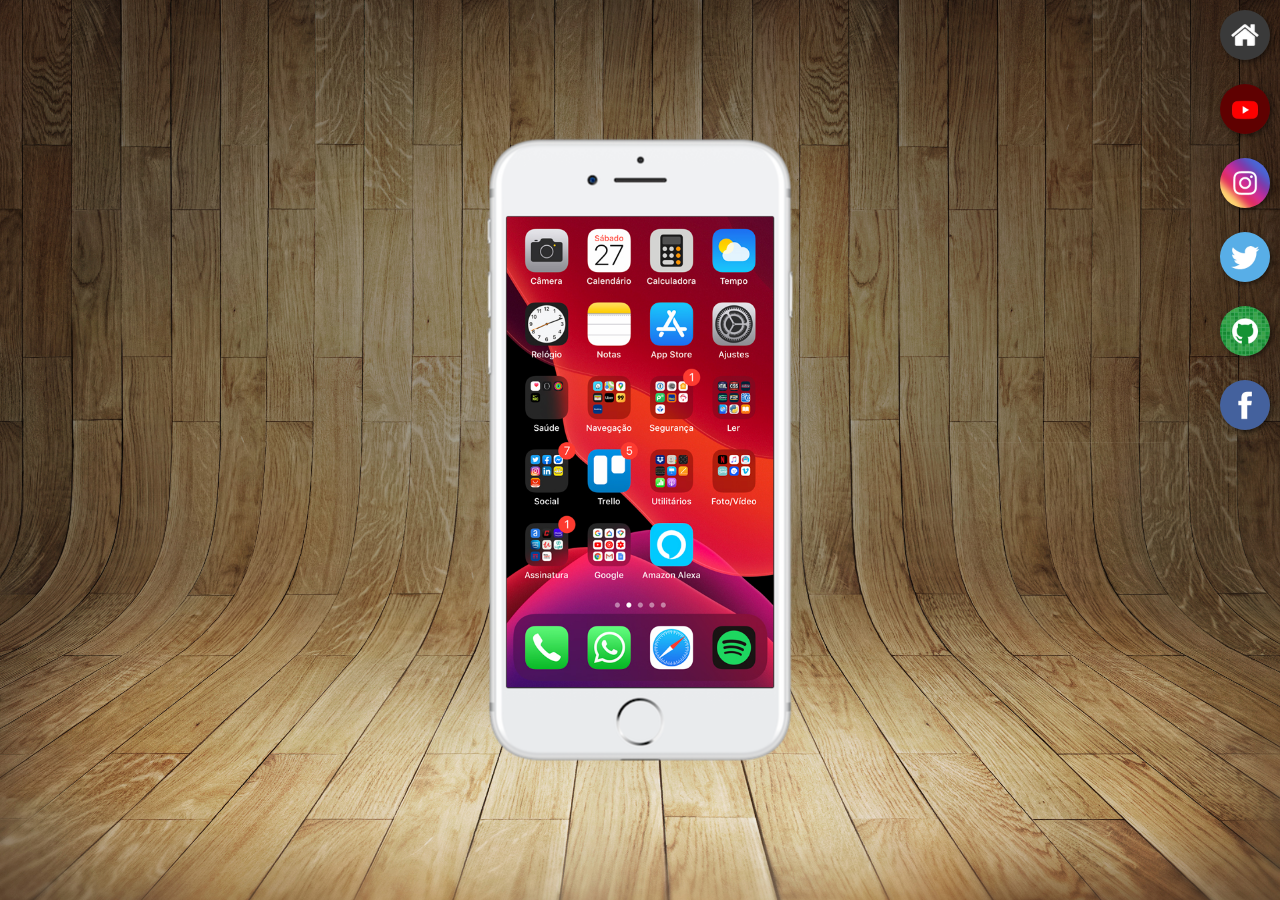
<file: index.html>
<!DOCTYPE html>
<html lang="pt-br">
<head>
    <meta charset="UTF-8">
    <meta name="viewport" content="width=device-width, initial-scale=1.0">
    <link rel="shortcut icon" href="favicon.ico" type="image/x-icon">
<link rel="stylesheet" href="estilos/style.css">
    <title>Projeto Redes Sociais</title>
    
</head>
<body>
    <main>
        <section id="telefone">
            <iframe src="home.html" name="tela" id="tela" frameborder="0">
                Seu navegaor no suporta iframes.
            </iframe>
        </section>
        <section id="rede-sociais">
            <a href="home.html" target="tela" > <img src="imagens/logo-home.jpg" alt=""></a><br>
            <a href="youtube.html" target="tela"> <img src="imagens/logo-youtube.jpg" alt=""></a><br>
            <a href="instagram.html" target="tela"> <img src="imagens/logo-instagram.jpg" alt="">
            </a><br>
            <a href="twitter.html" target="tela"> <img src="imagens/logo-twitter.jpg" alt=""></a><br>
            <a href="github.html" target="tela"><img src="imagens/logo-github.jpg" alt=""></a><br>
            <a href="facebook.html" target="tela"> <img src="imagens/logo-facebook.jpg" alt=""></a> <br>
        </section>
    </main>
</body>
</html>
</file>
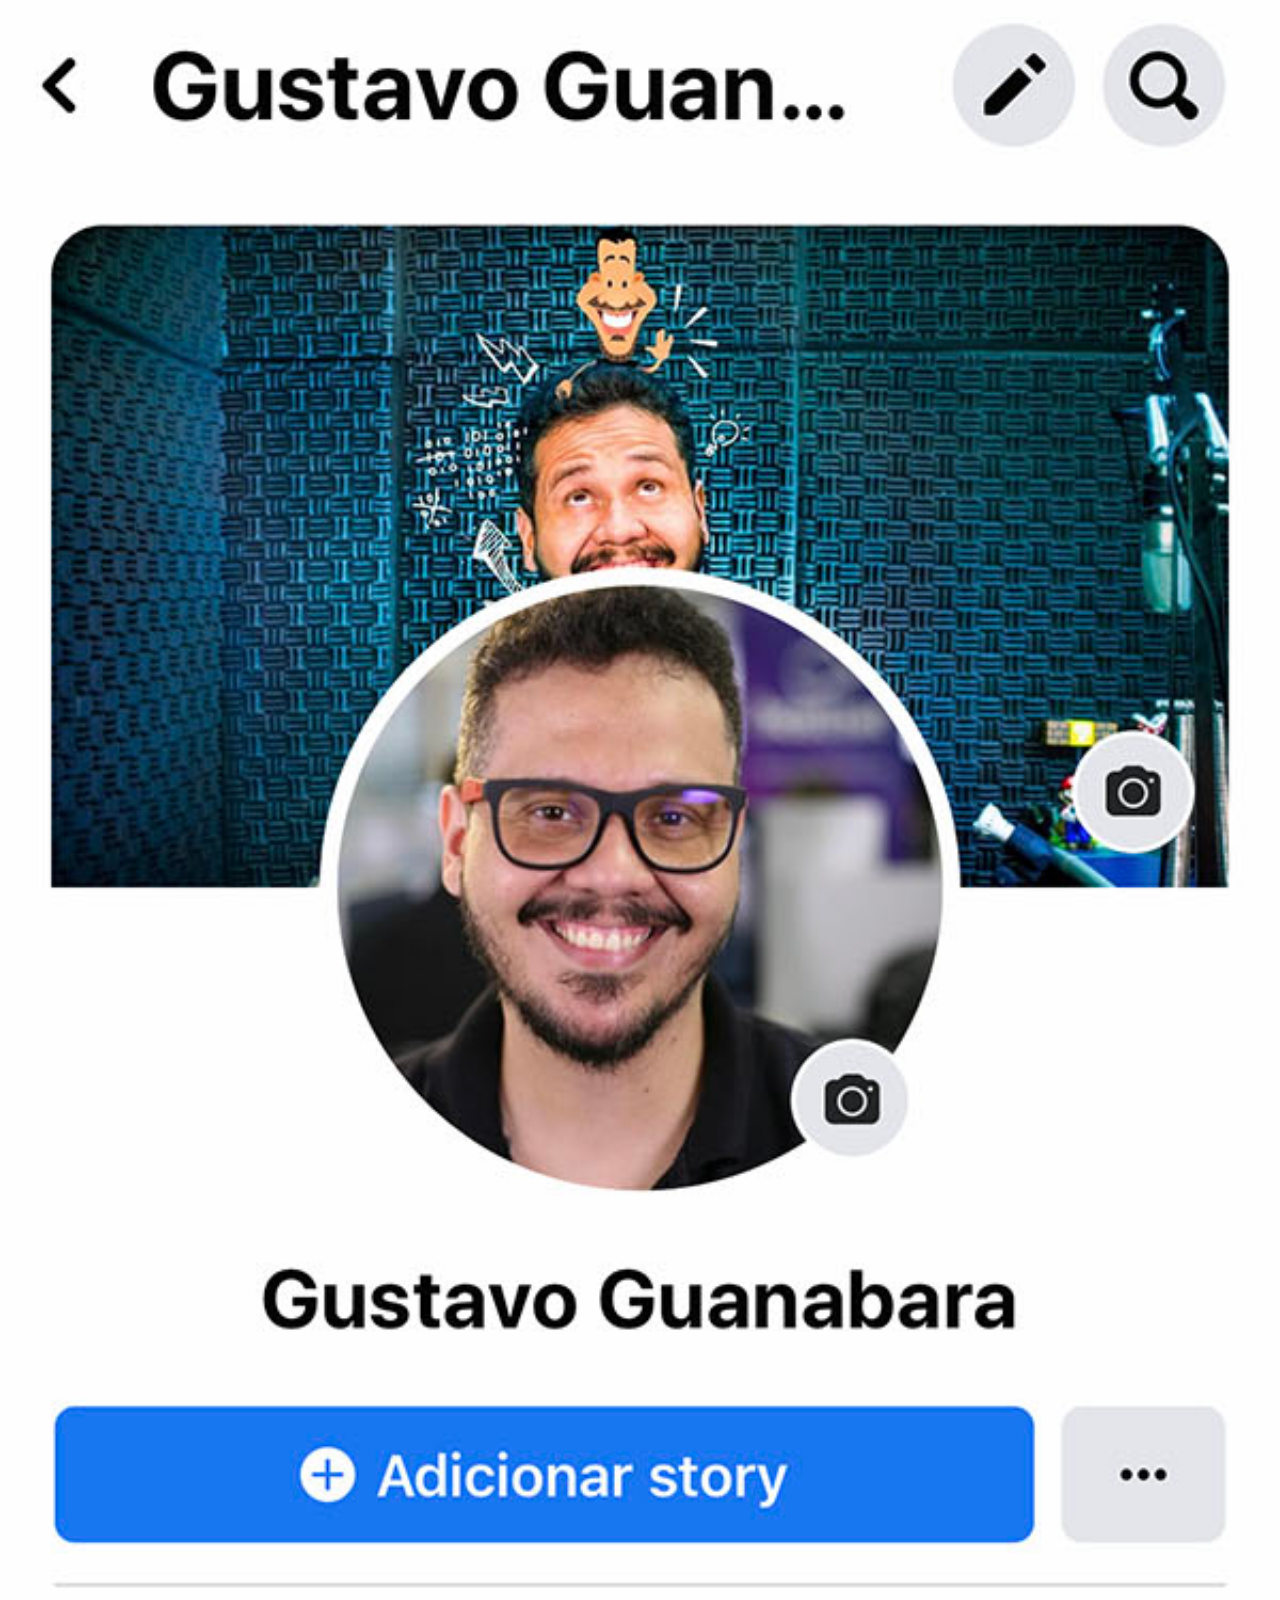
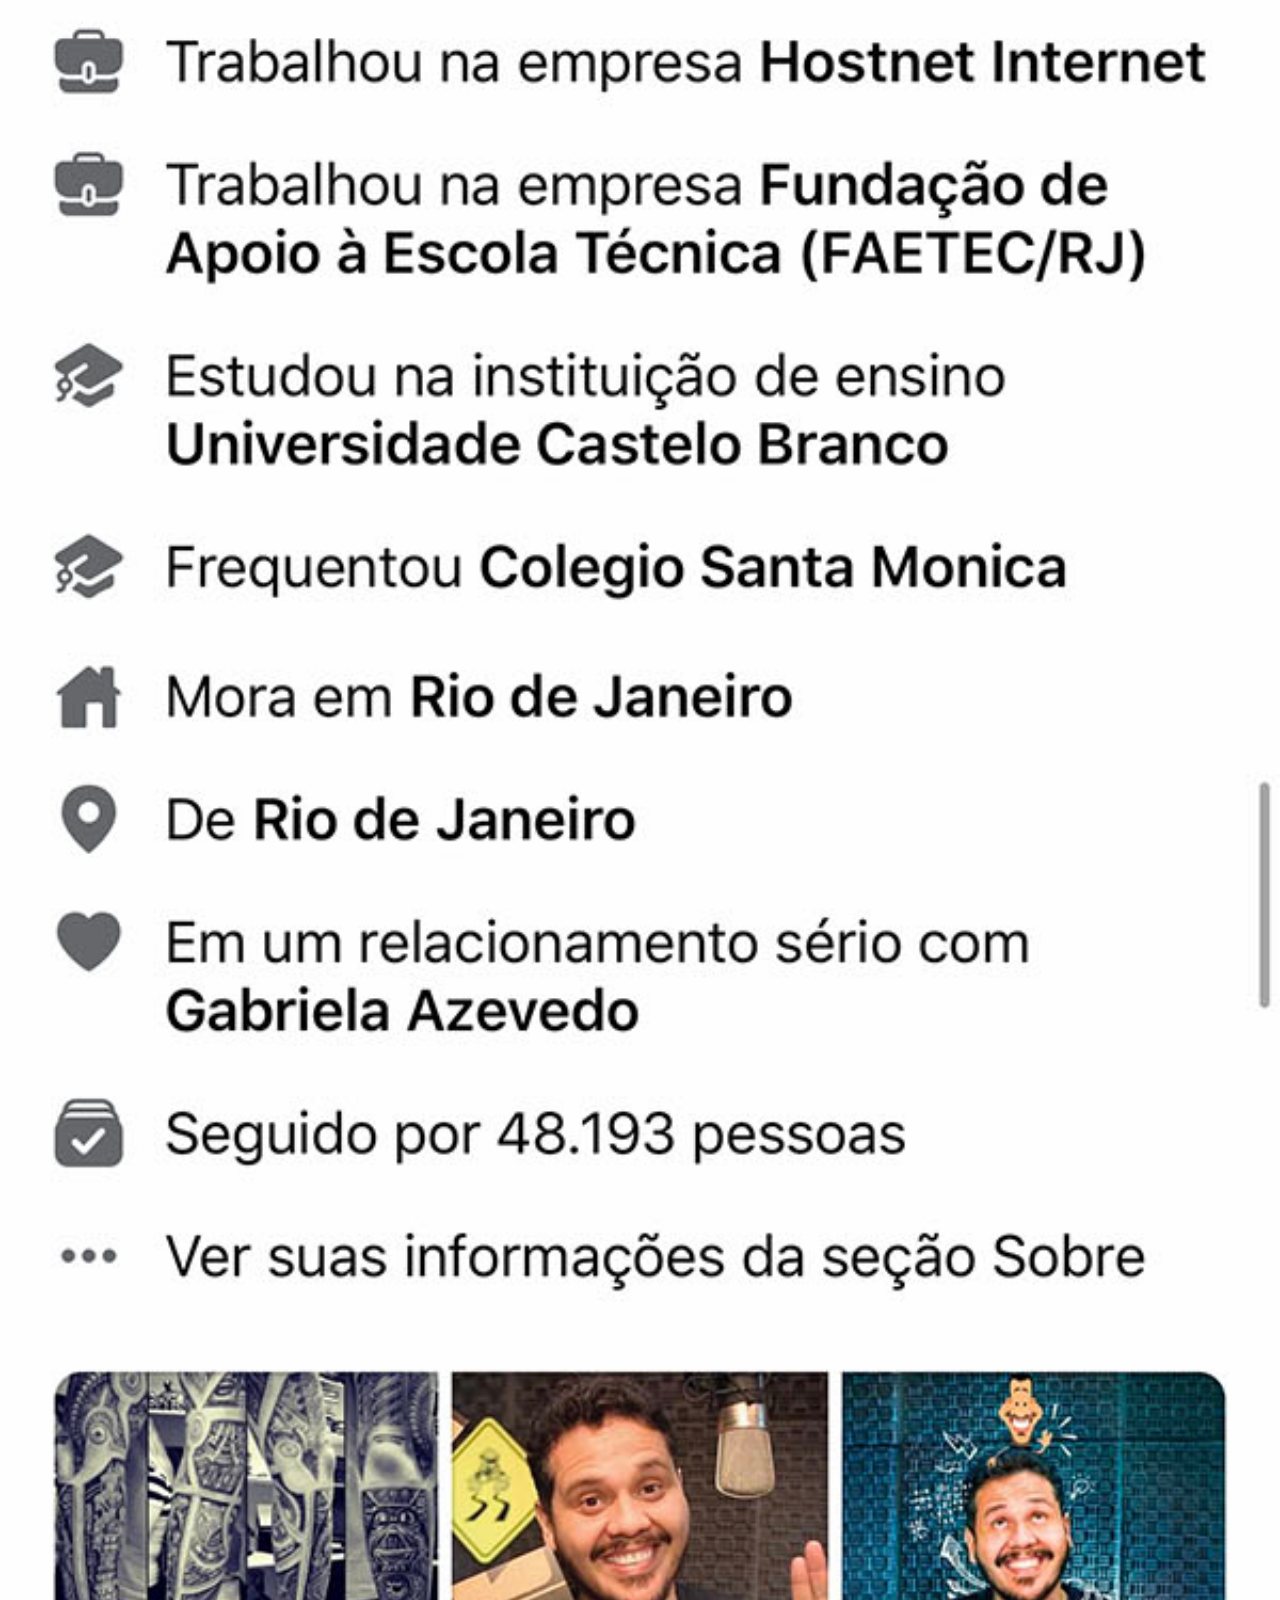
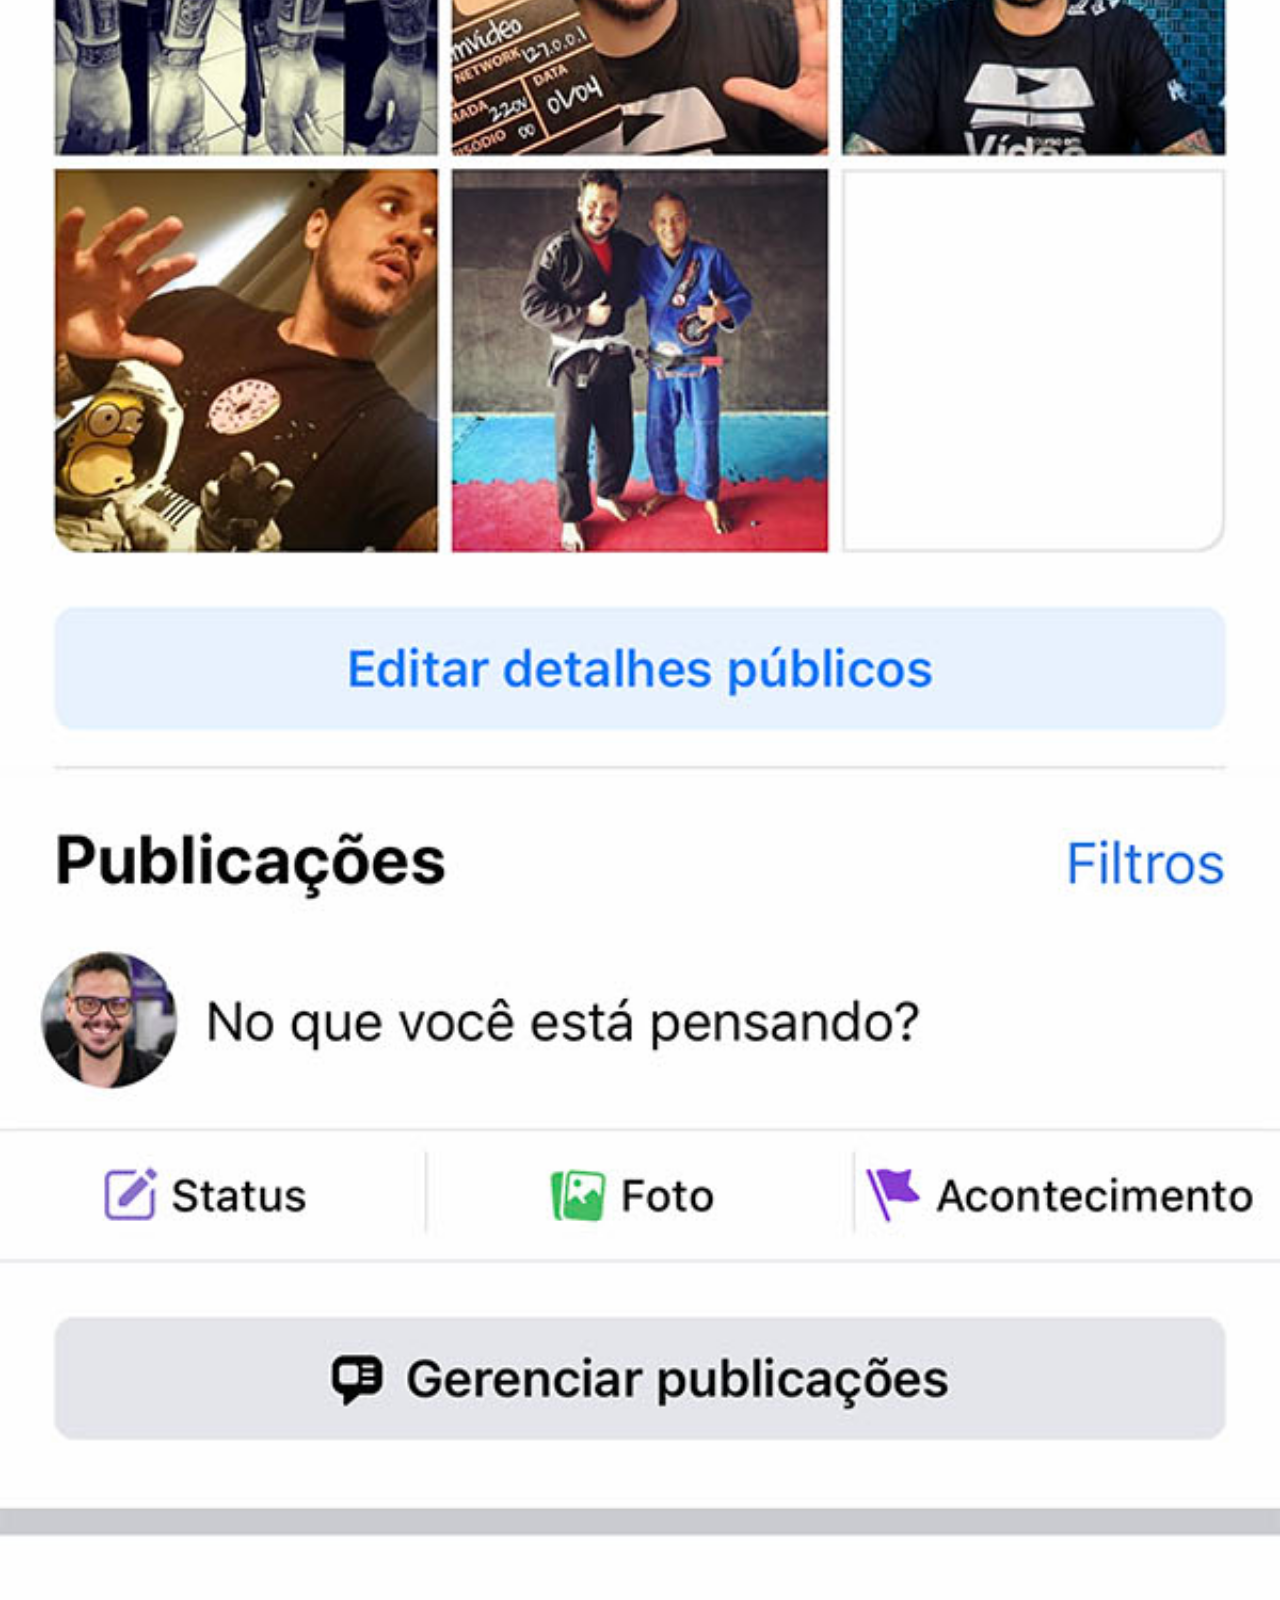
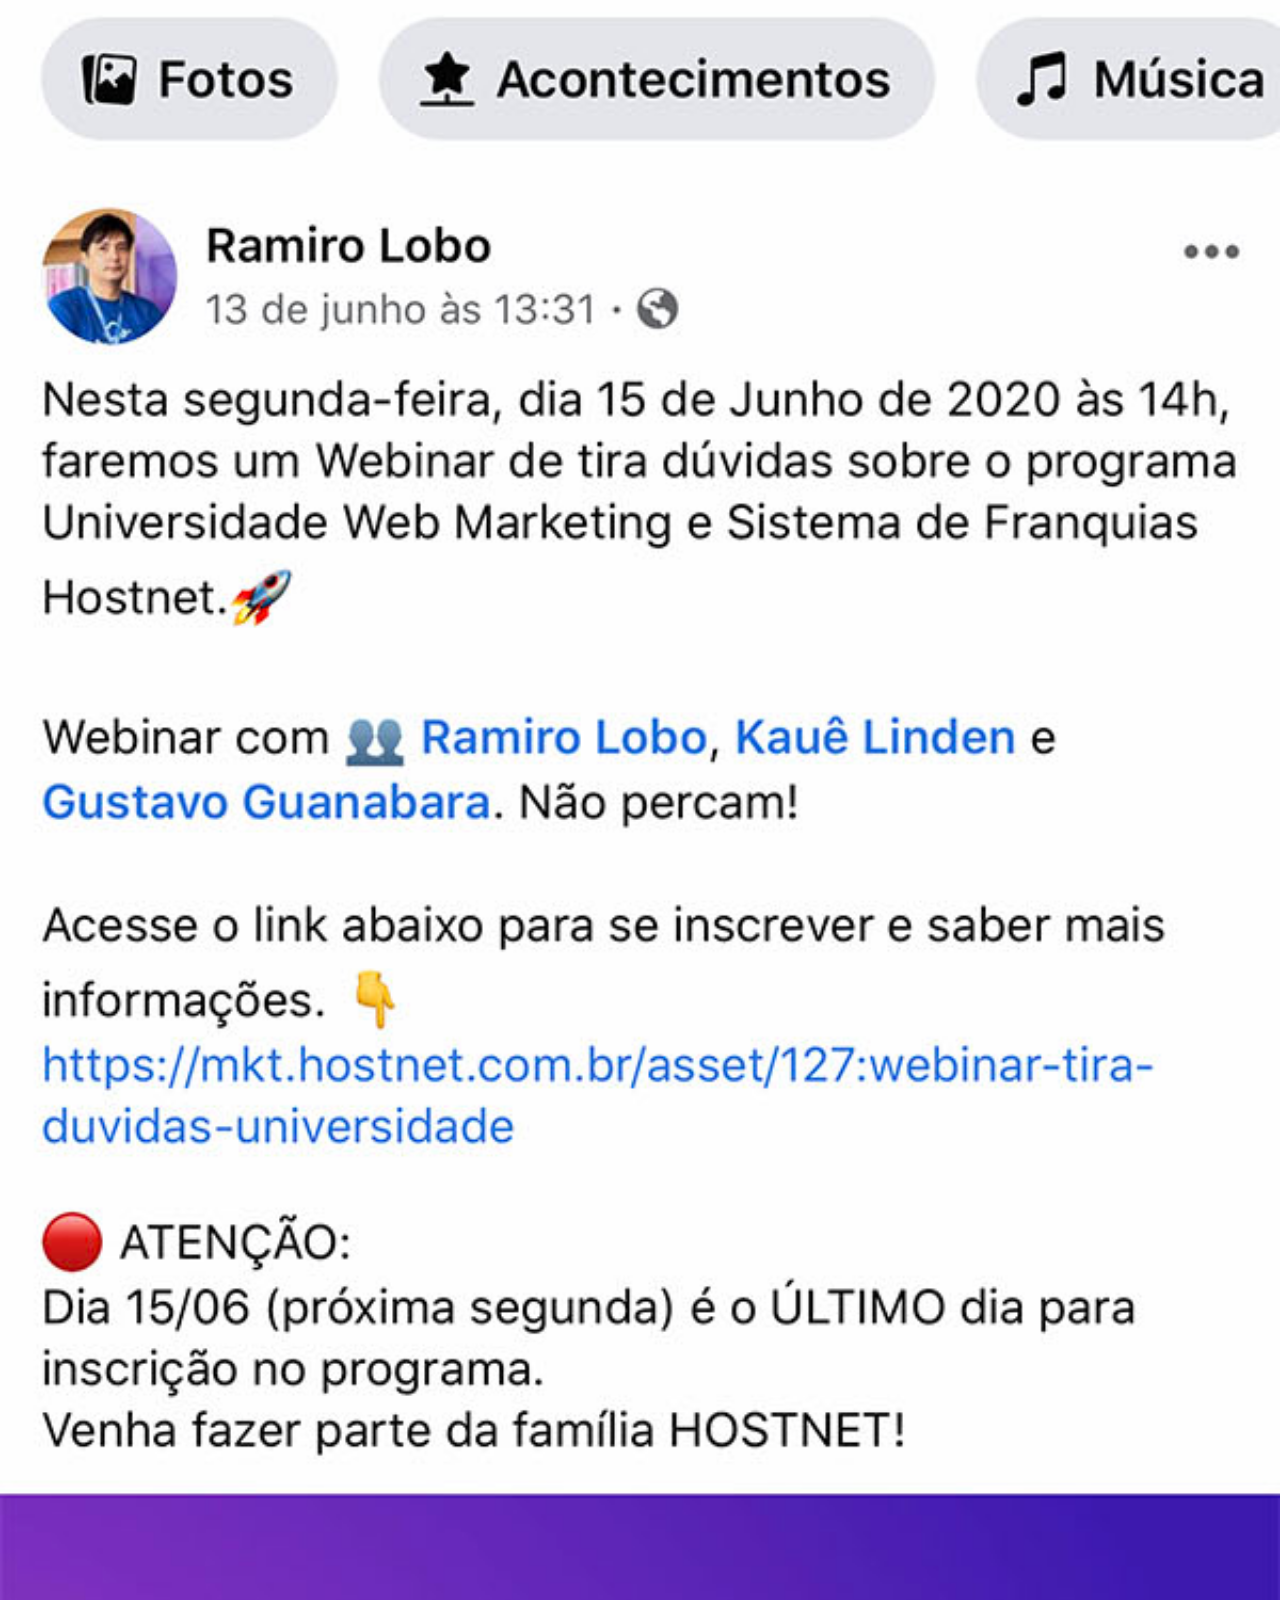
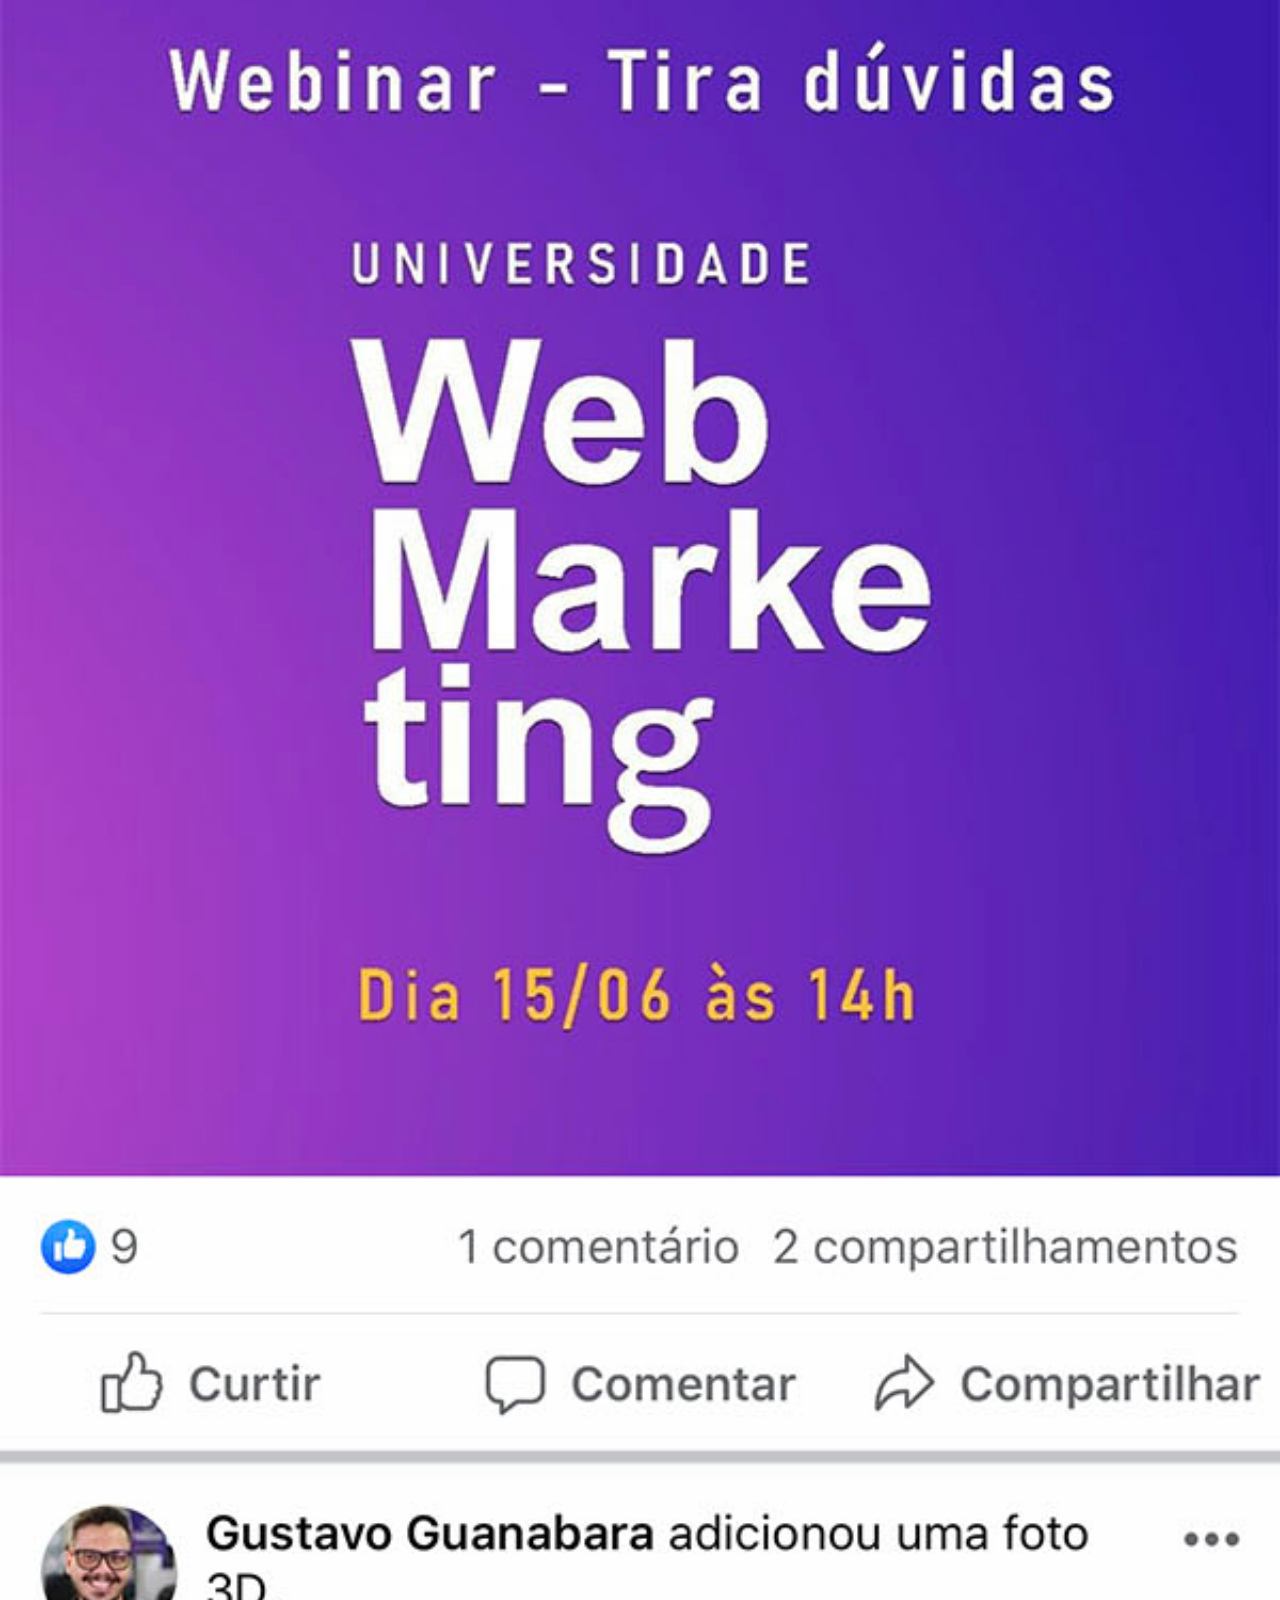
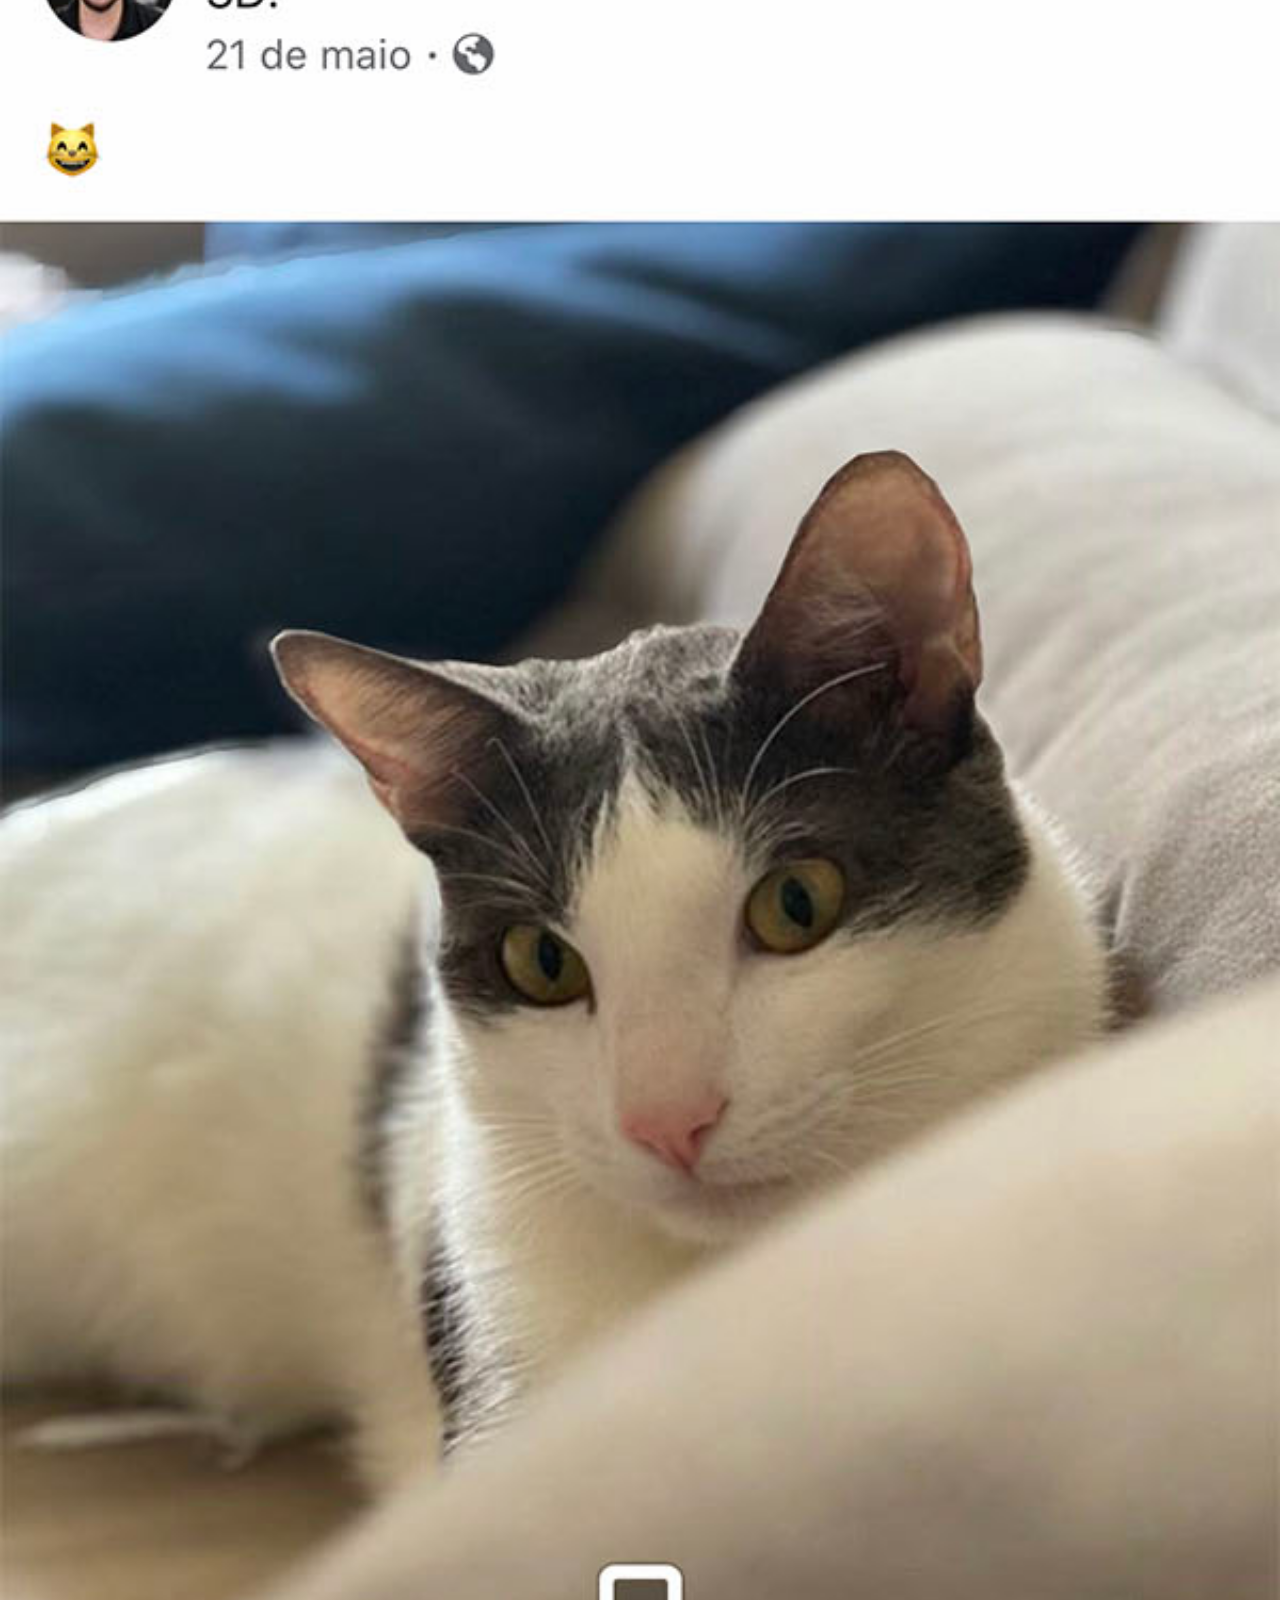
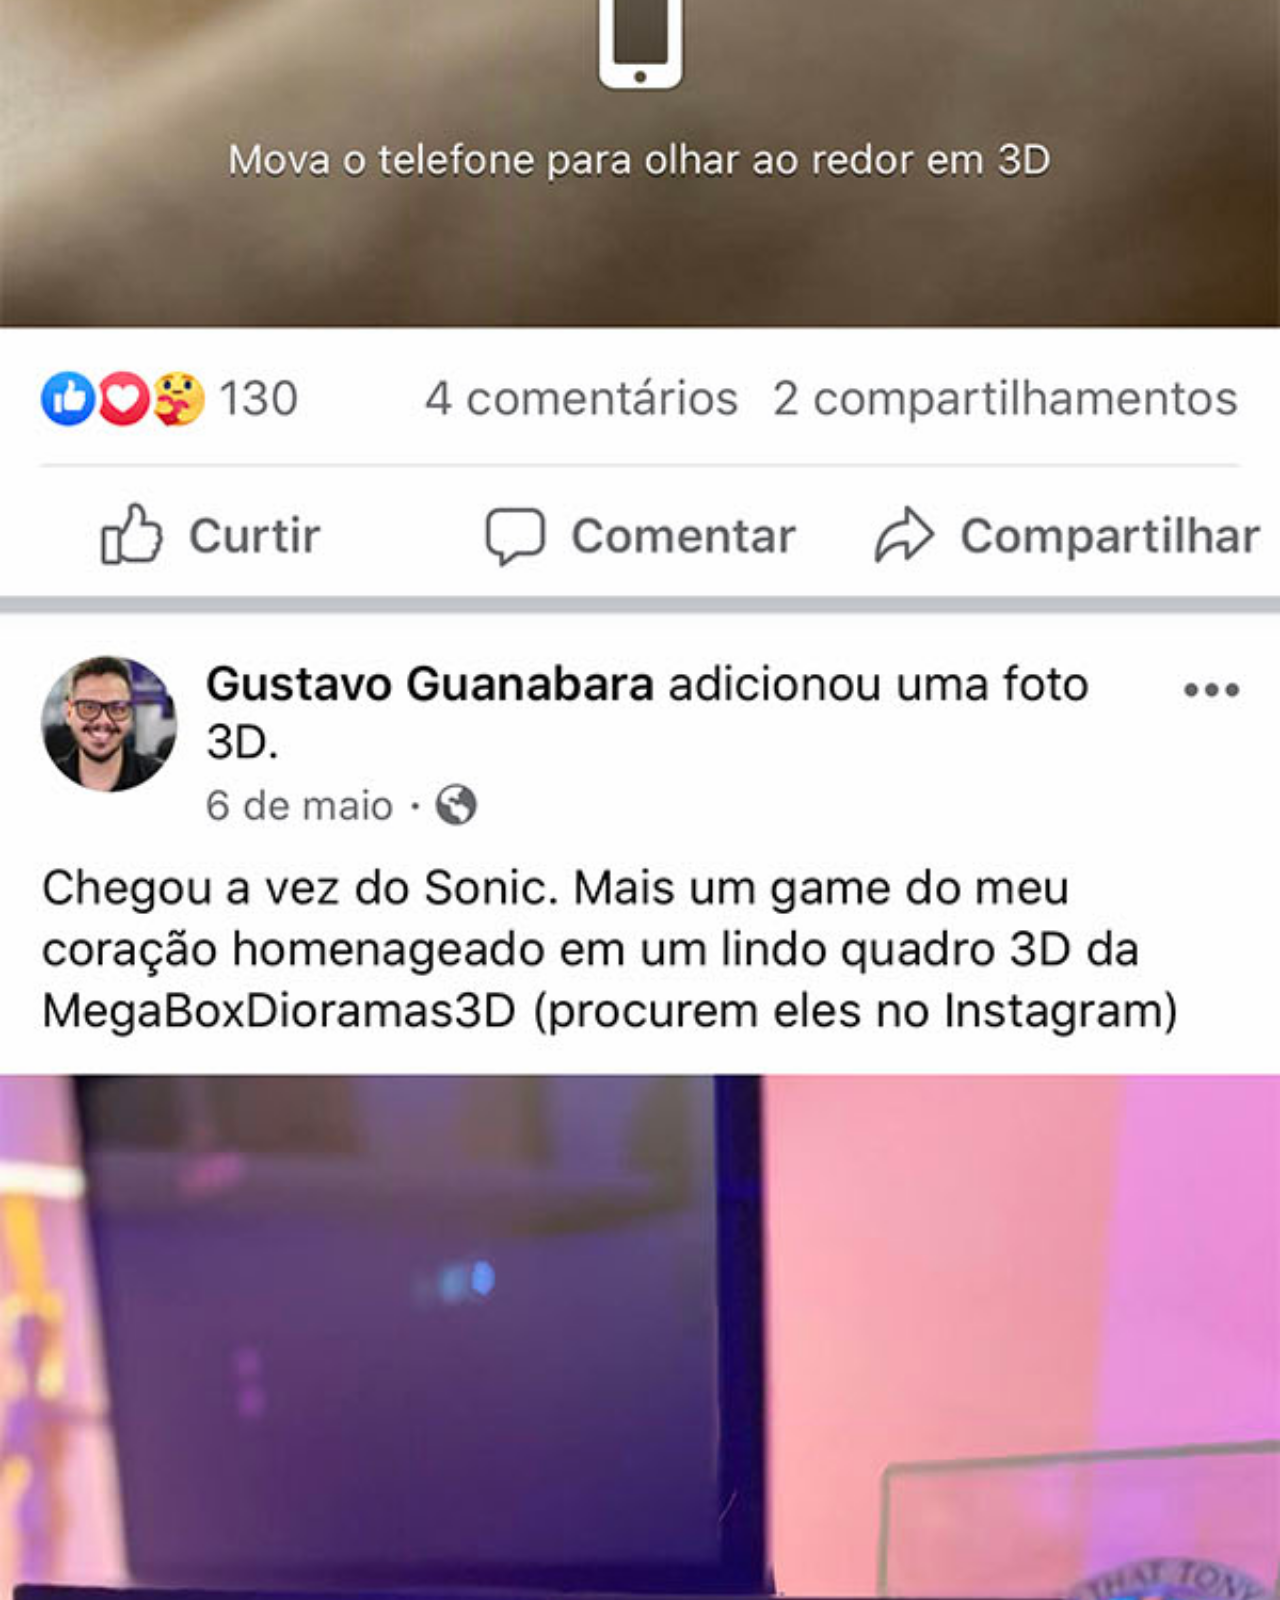
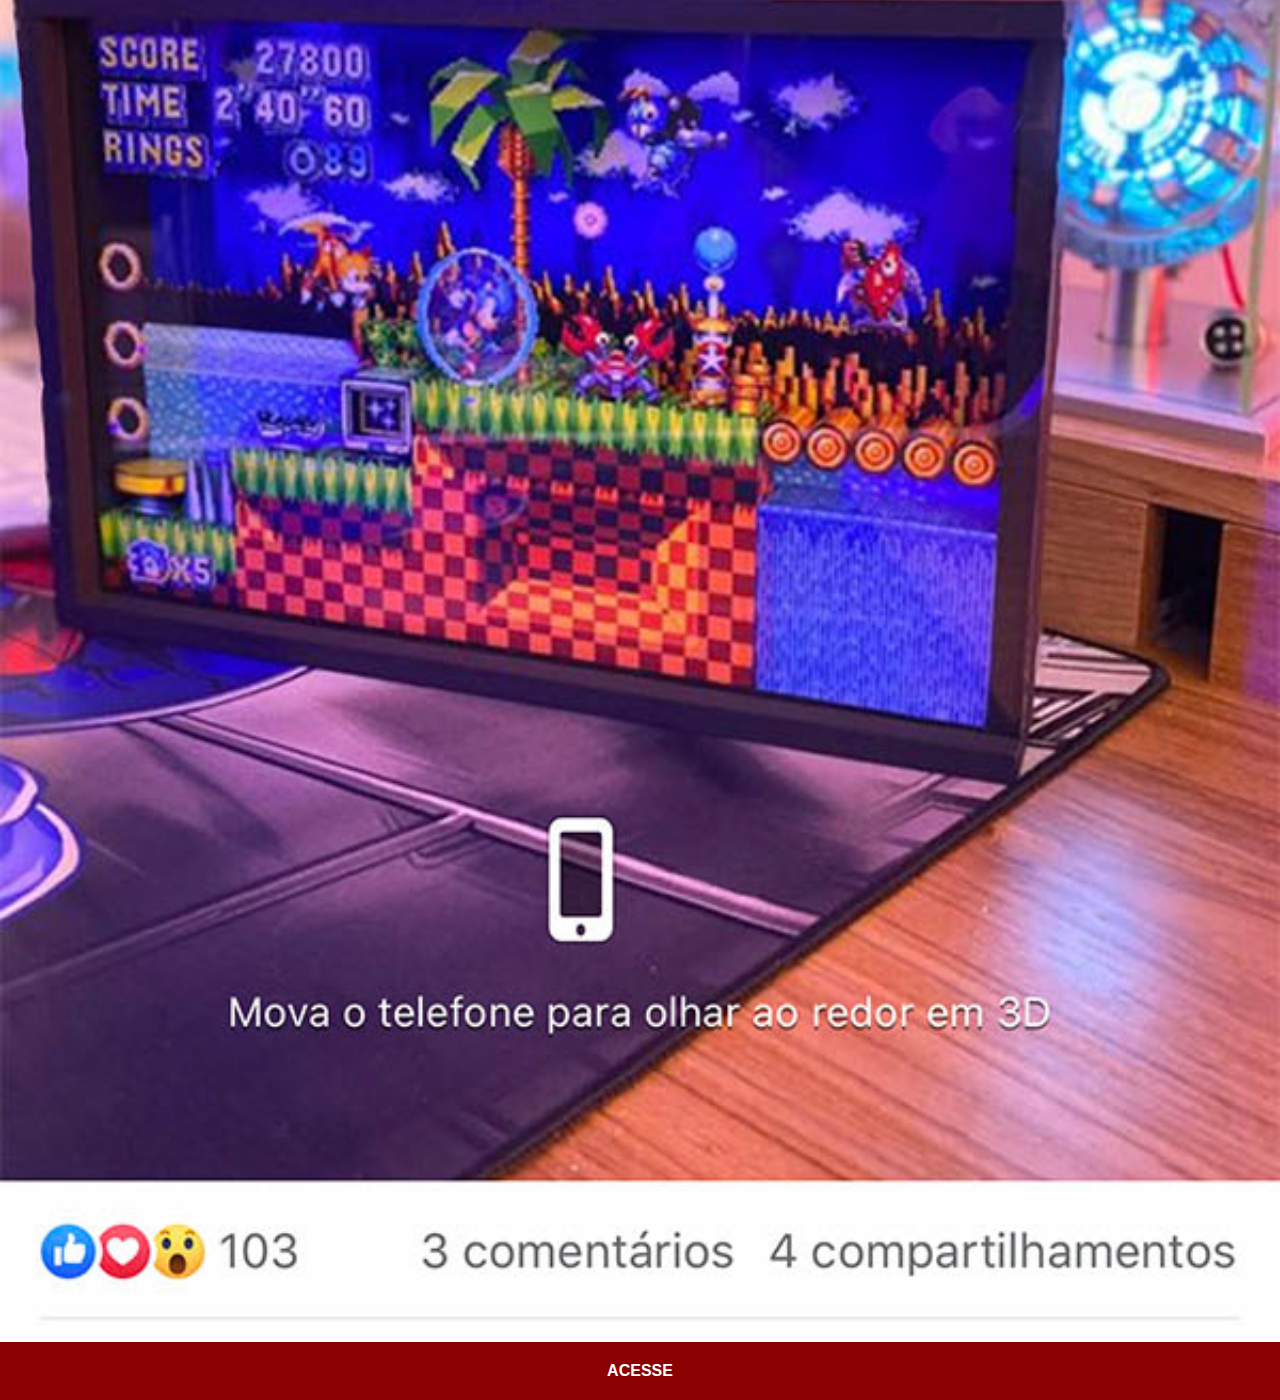
<file: facebook.html>
<!DOCTYPE html>
<html lang="pt-br>
<head>
    <meta charset="UTF-8">
    <meta name="viewport" content="width=device-width, initial-scale=1.0">
    <title>Facebook</title>
    <link rel="stylesheet" href="estilos/social.css">
</head>
<body><img src="imagens/tela-facebook.jpg" alt="Facebook">
    <a href="https://www.facebook.com/gustavoguanabara" target="_blank">ACESSE</a>
    
</body>
</html>
</file>
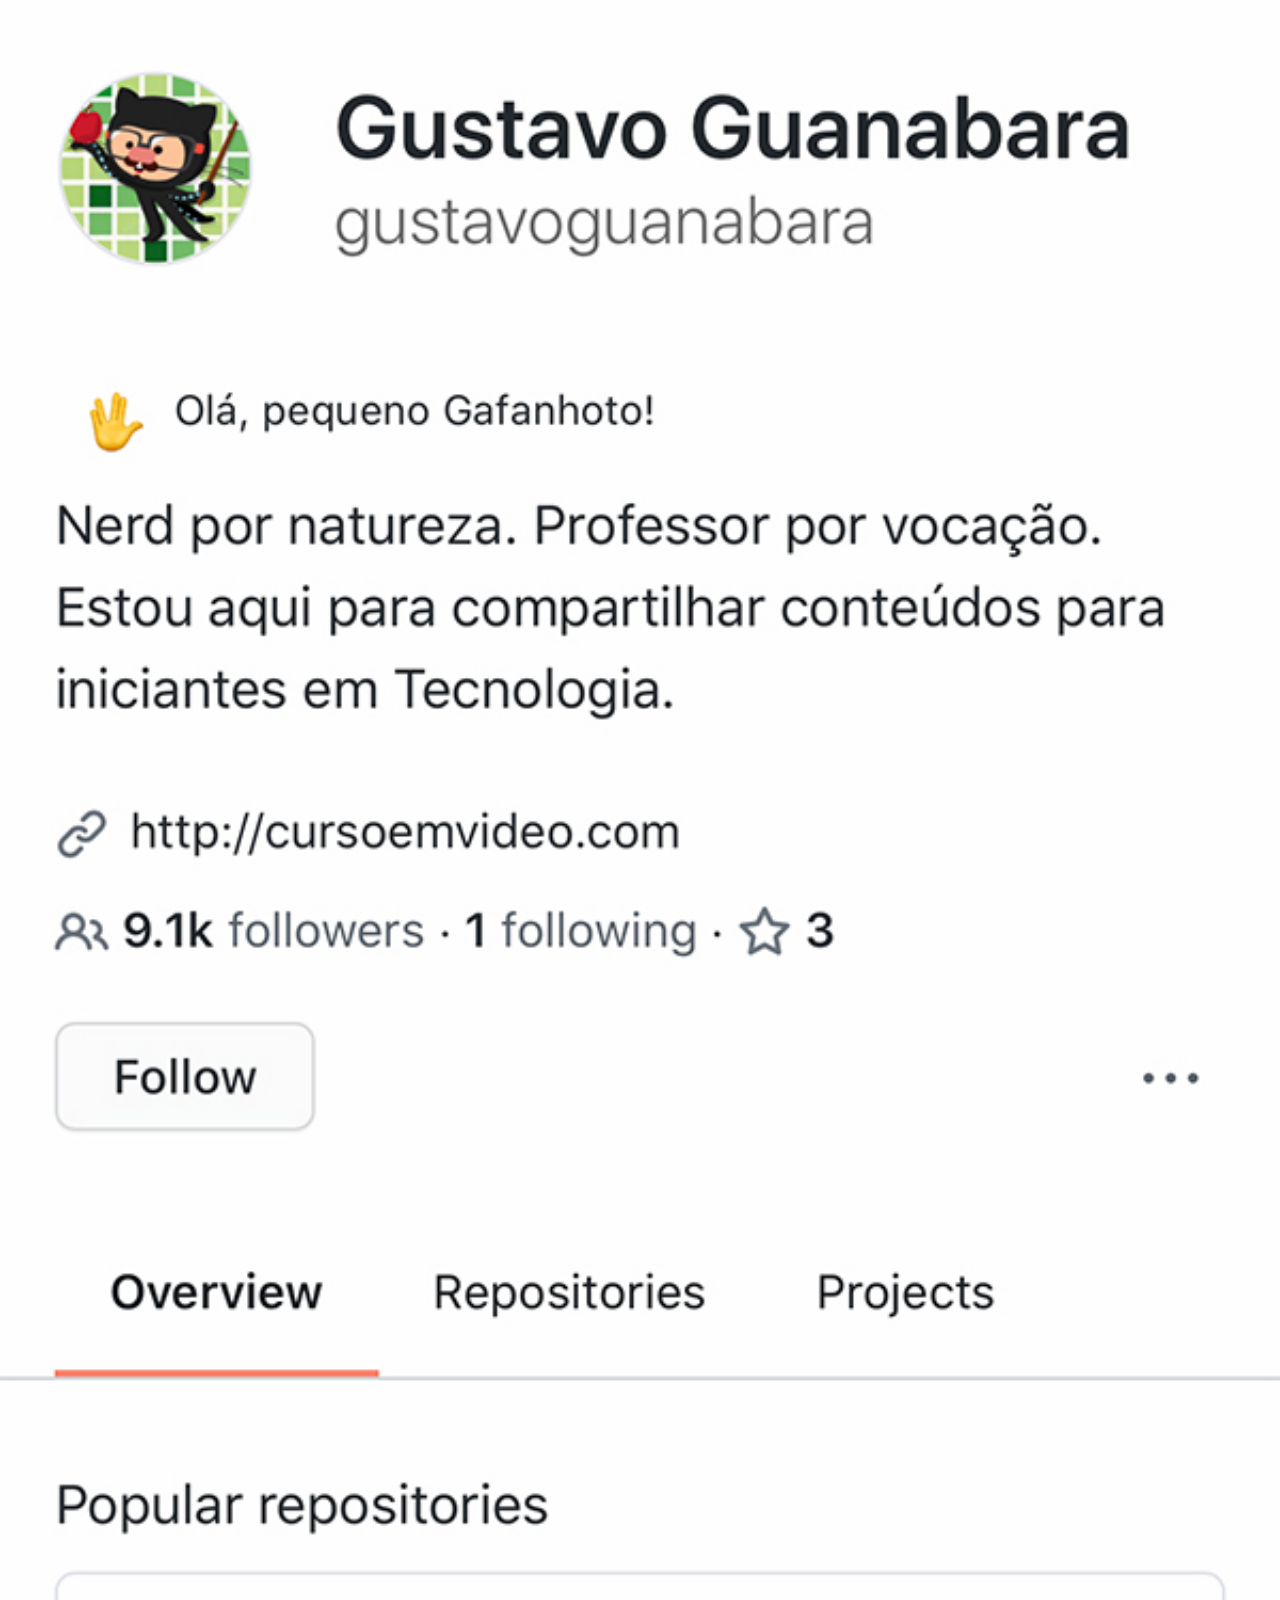
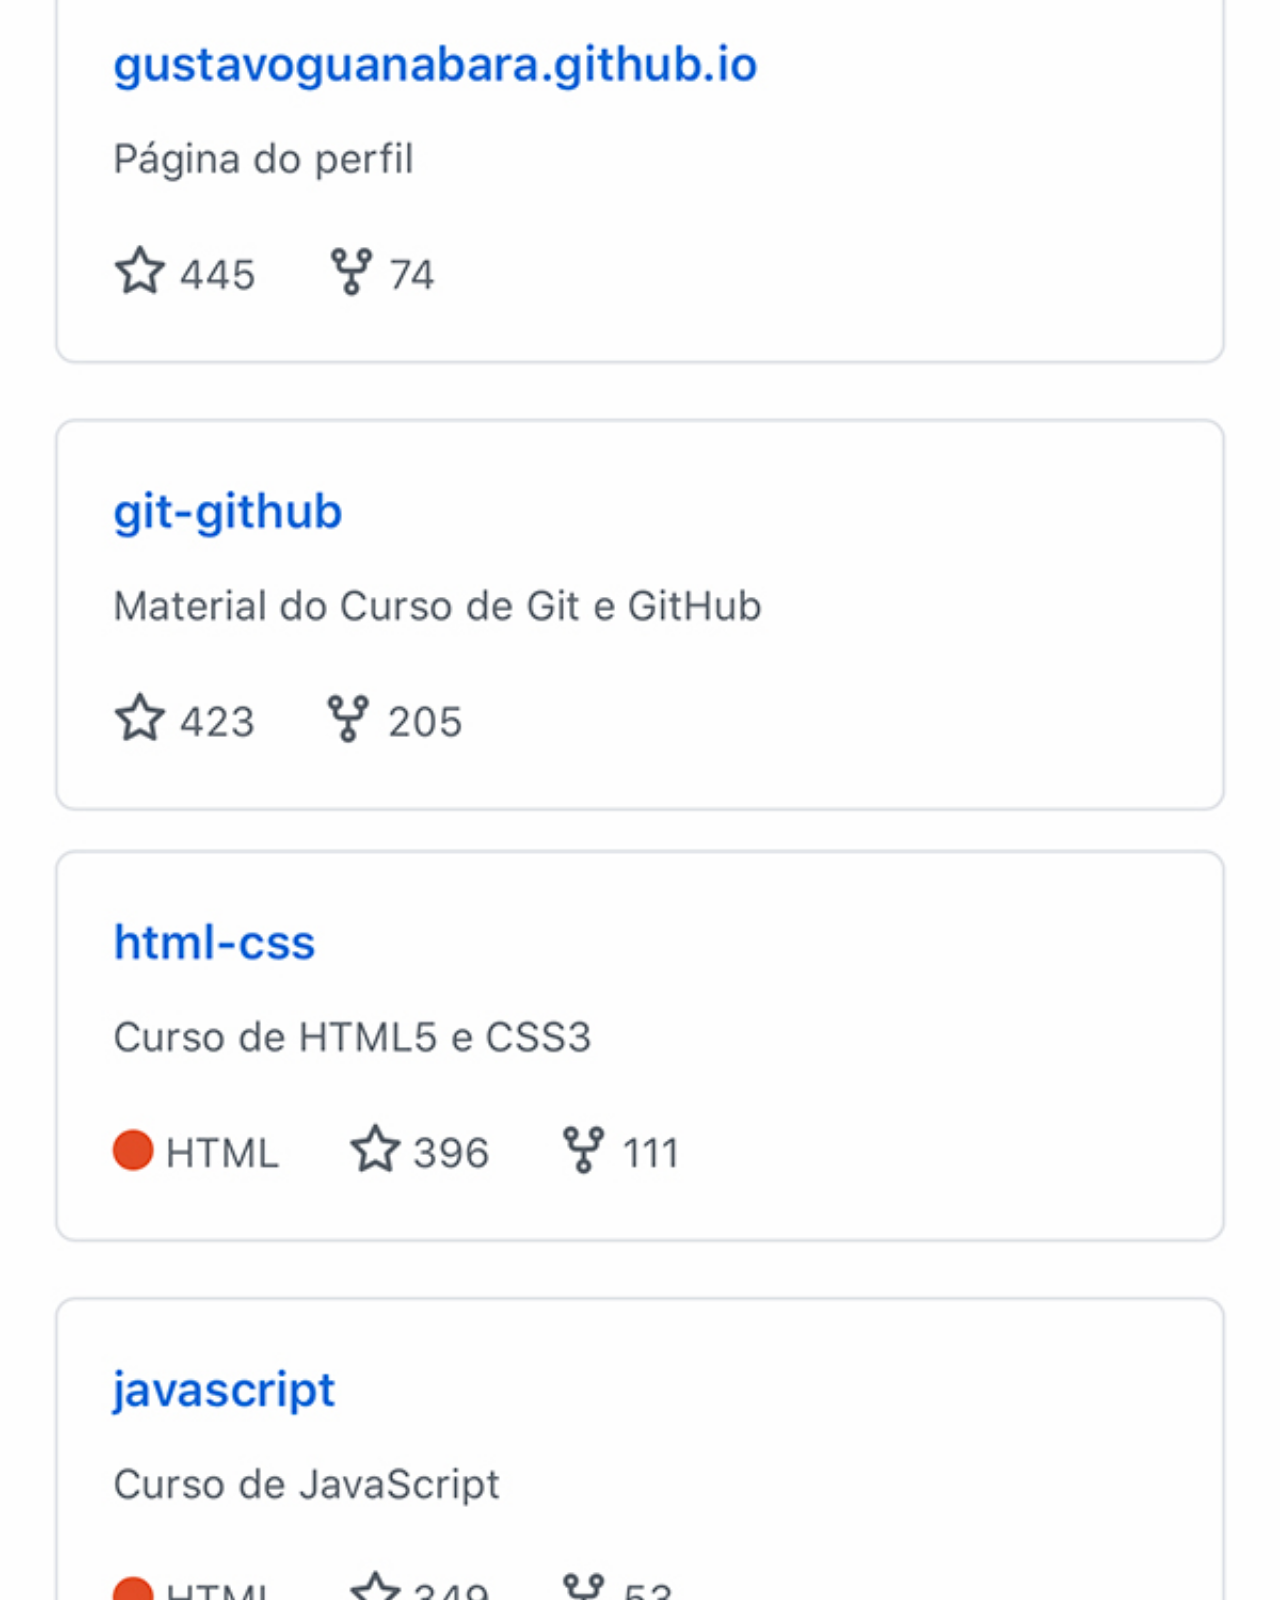
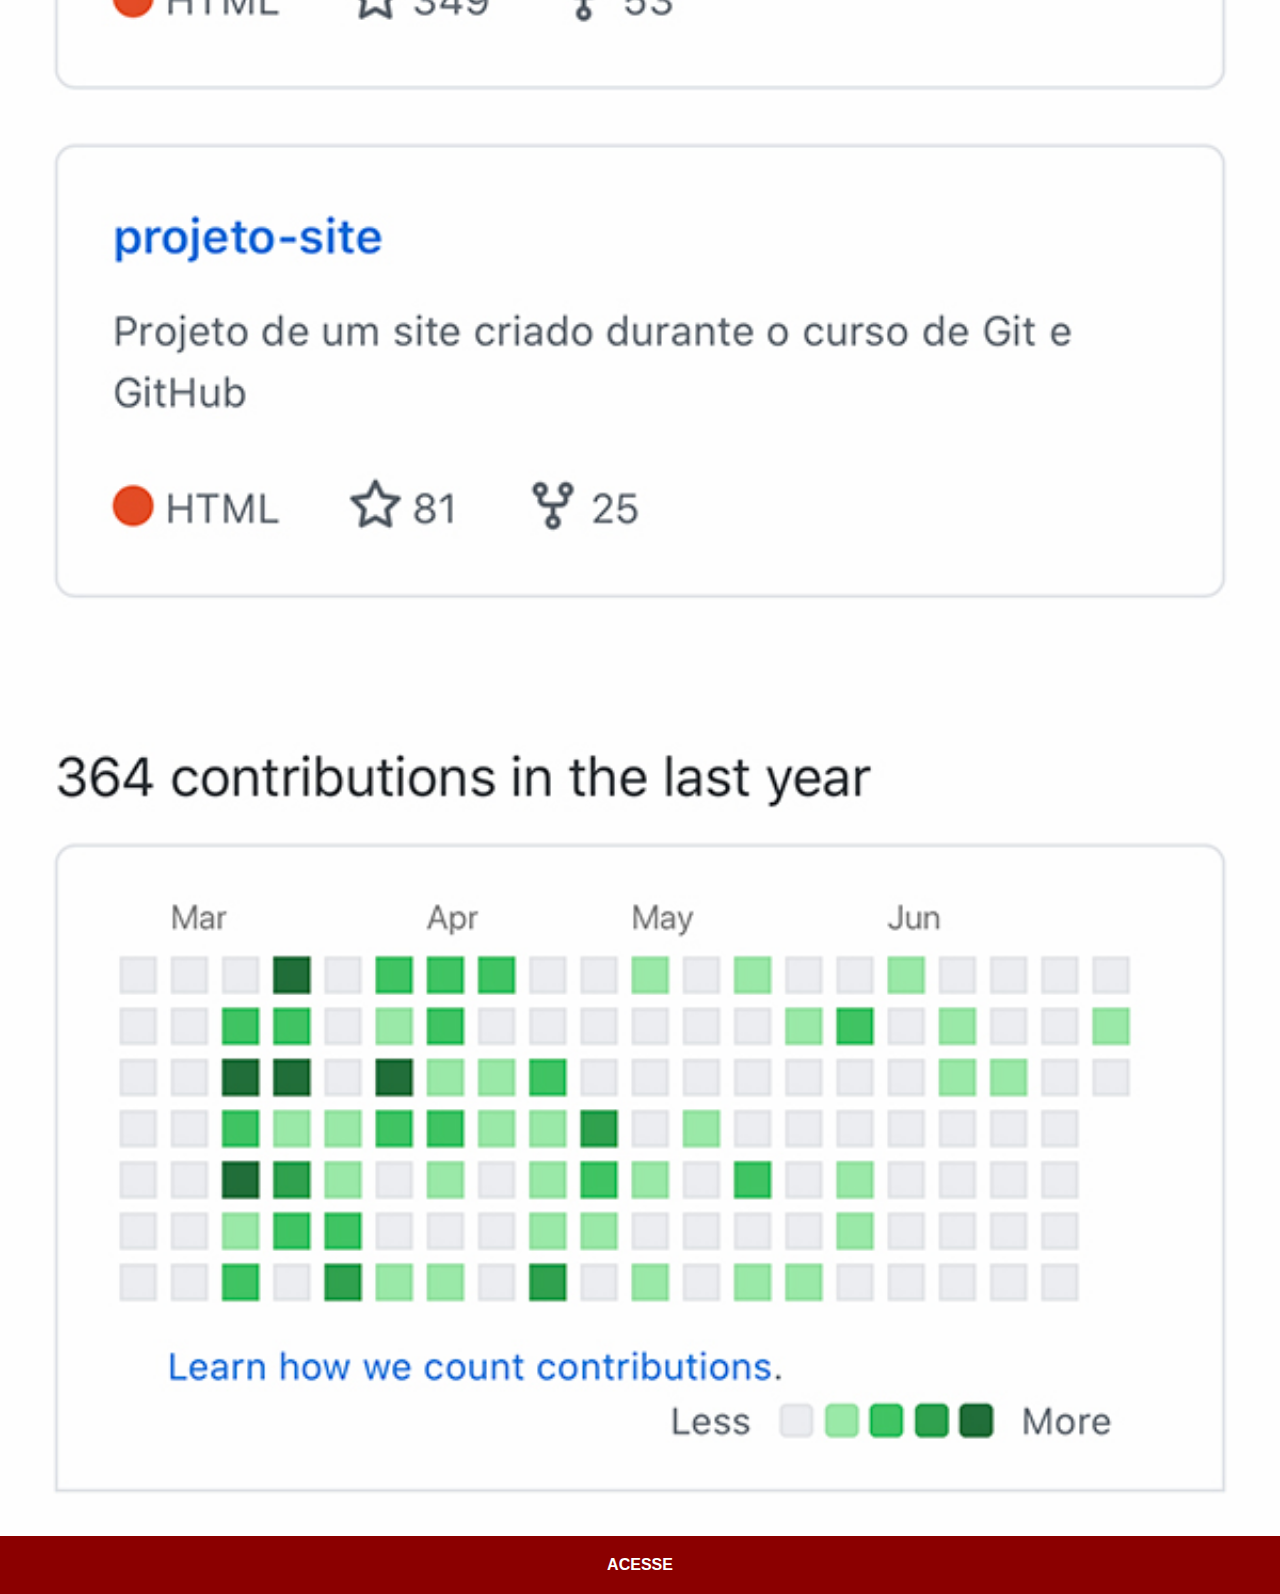
<file: github.html>
<!DOCTYPE html>
<html lang="pt-br">
<head>
    <meta charset="UTF-8">
    <meta name="viewport" content="width=device-width, initial-scale=1.0">
    <title>GitHub</title>
    <link rel="stylesheet" href="estilos/social.css">
</head>
<body>
    <img src="imagens/tela-github.jpg" alt="GitHub">
    <a href="https://github.com/gustavoguanabara" target="_blank">ACESSE</a>
</body>
</html>
</file>
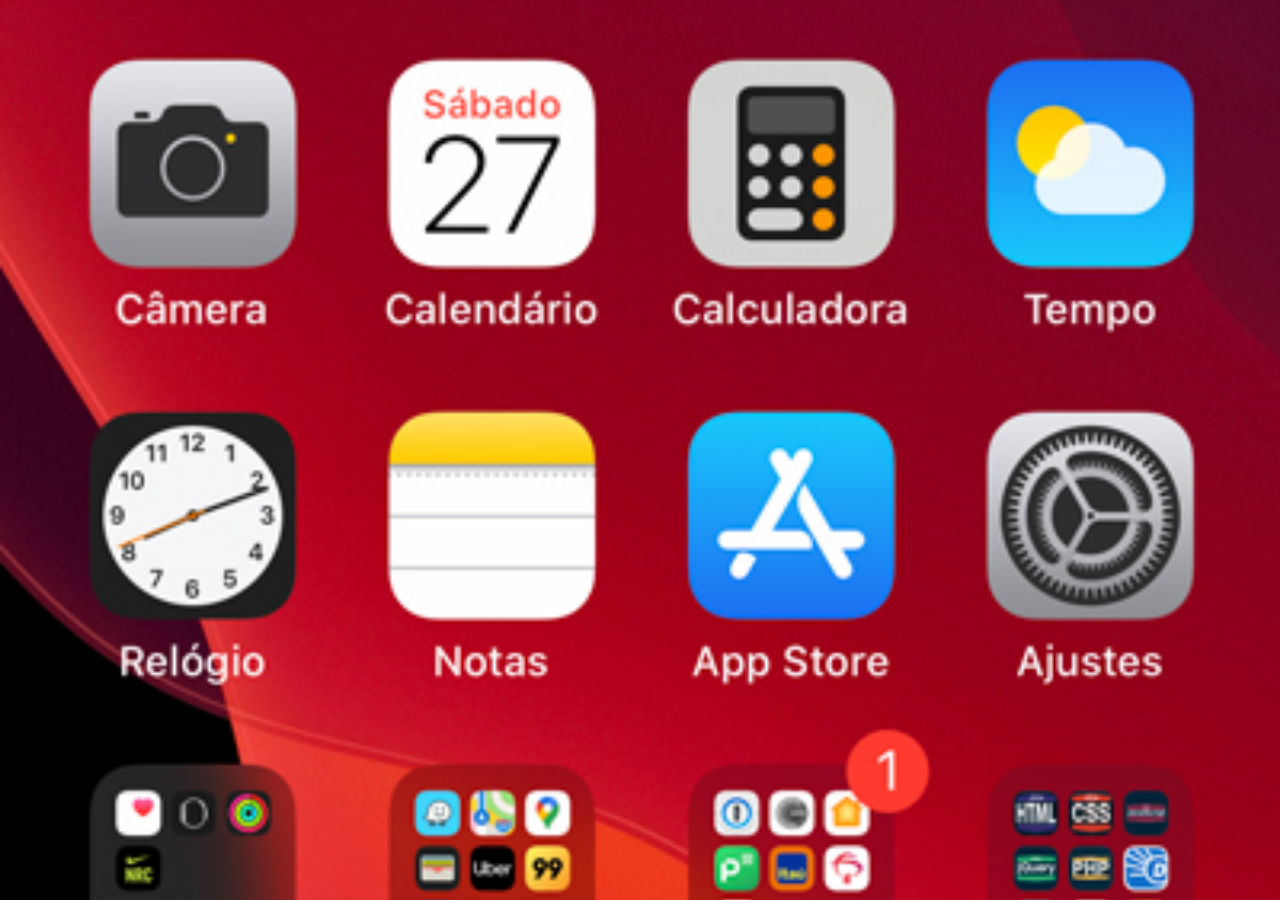
<file: home.html>
<!DOCTYPE html>
<html lang="pt-br">
<head>
    <meta charset="UTF-8">
    <meta name="viewport" content="width=device-width, initial-scale=1.0">
    <title>Home</title>
</head>
<style>
    *{
        margin: 0;
        padding: 0;
    }

    body {
        width: 100vw;
        height: 100vh;
        background:black url('imagens/tela-home.jpg') no-repeat top center;
        background-size: cover;
        
    }
</style>
<body>
    
</body>
</html>
</file>
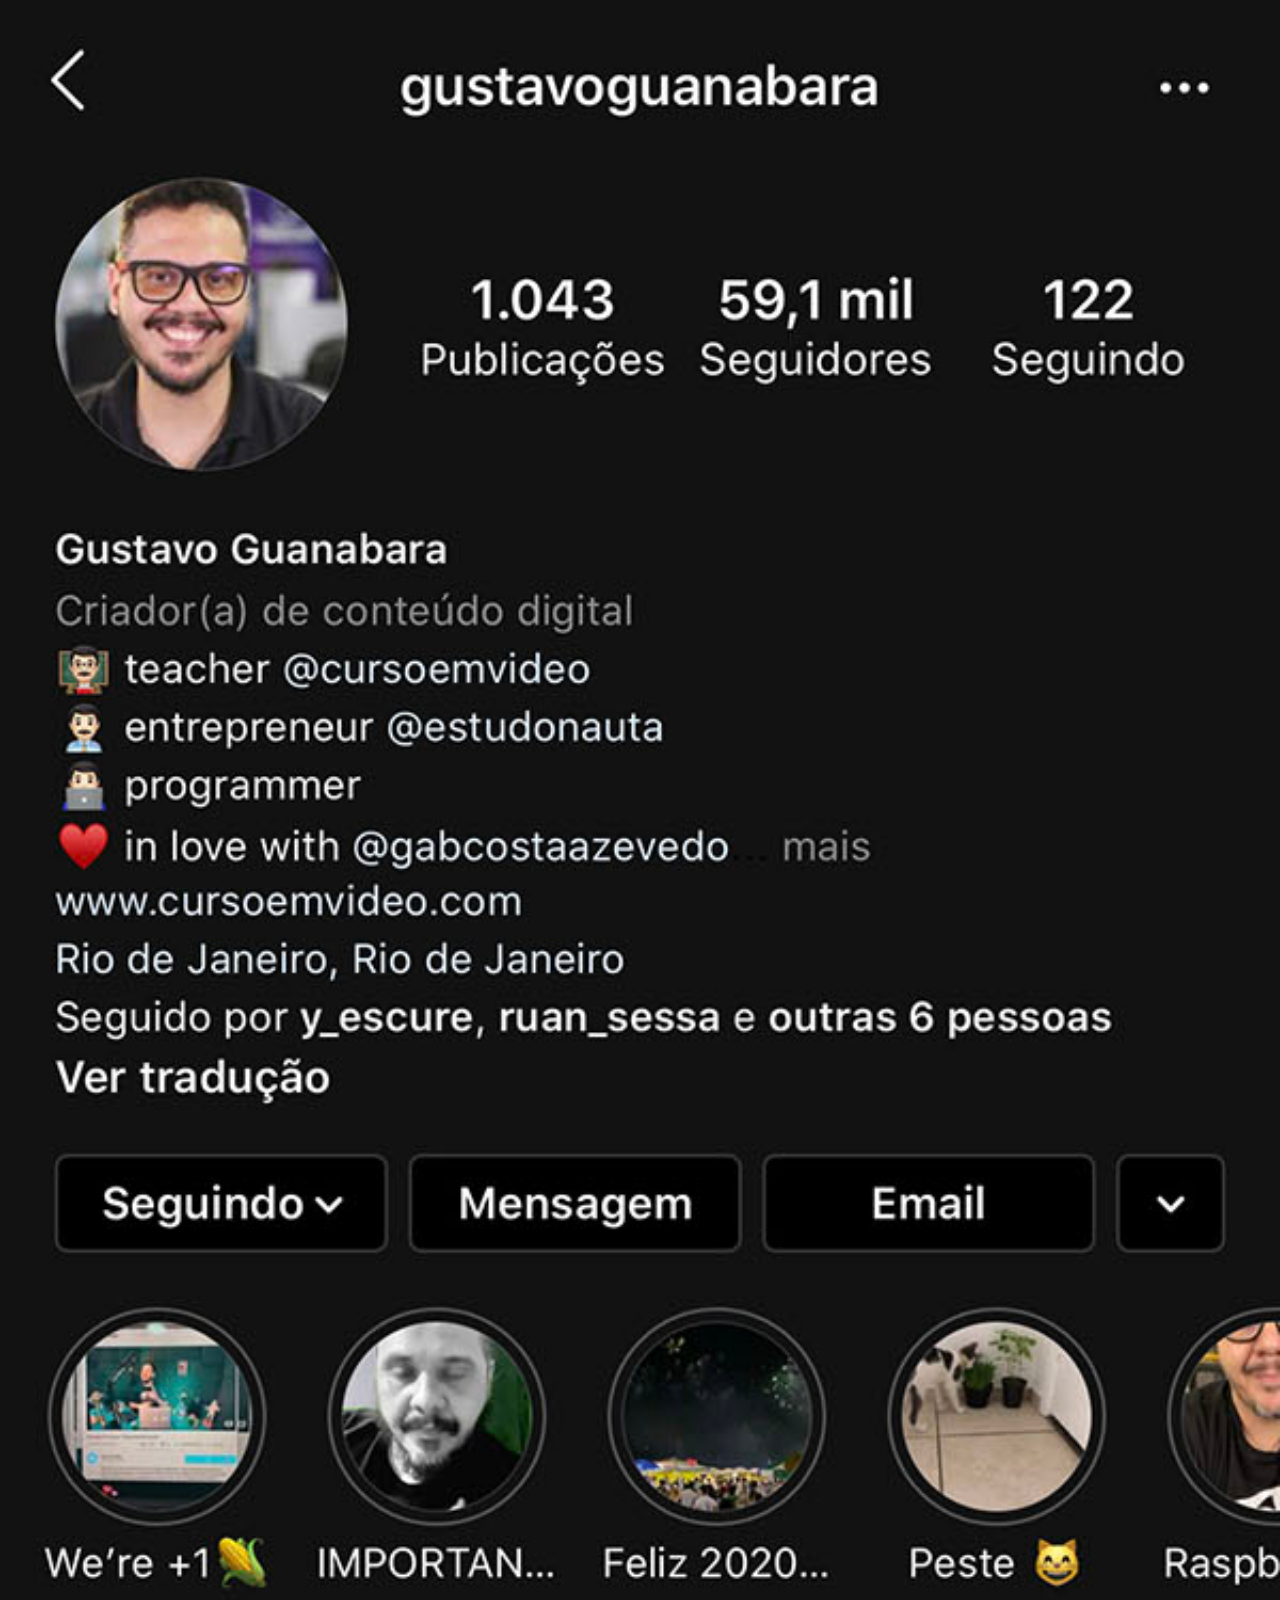
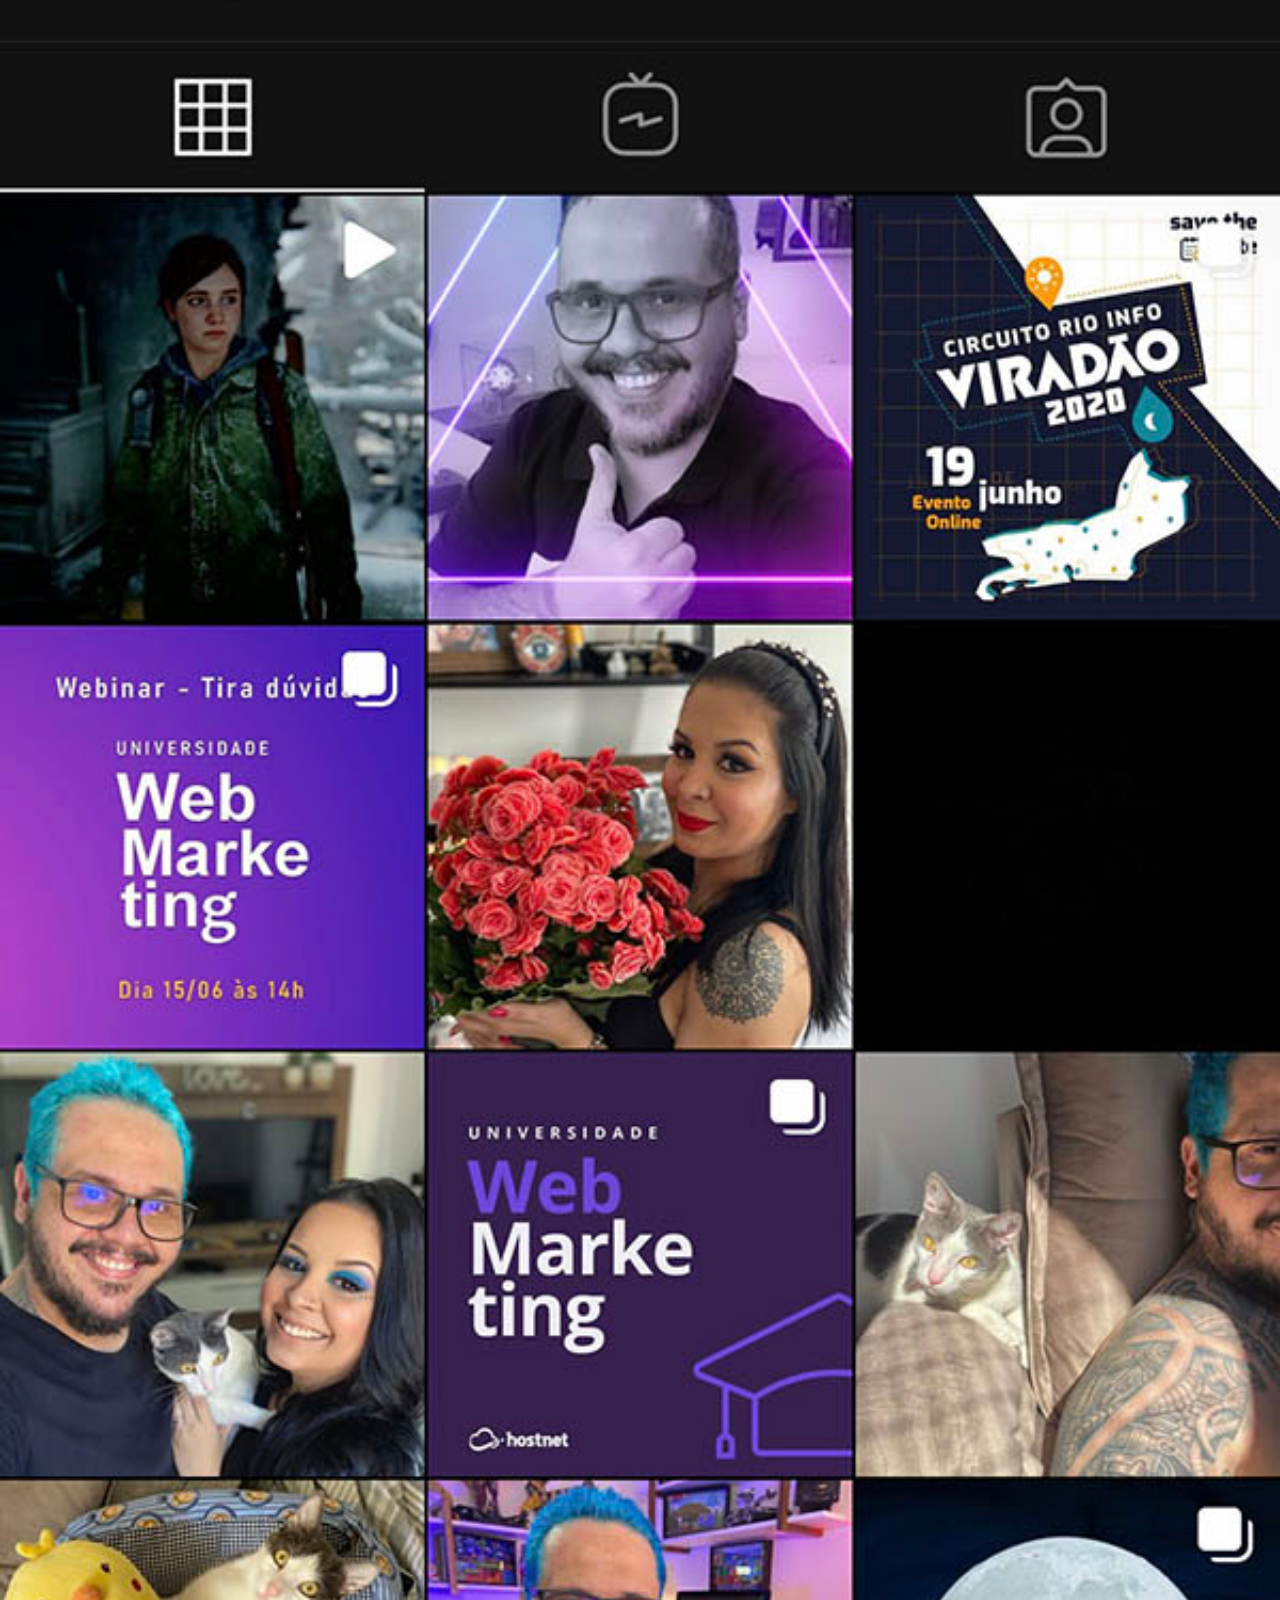
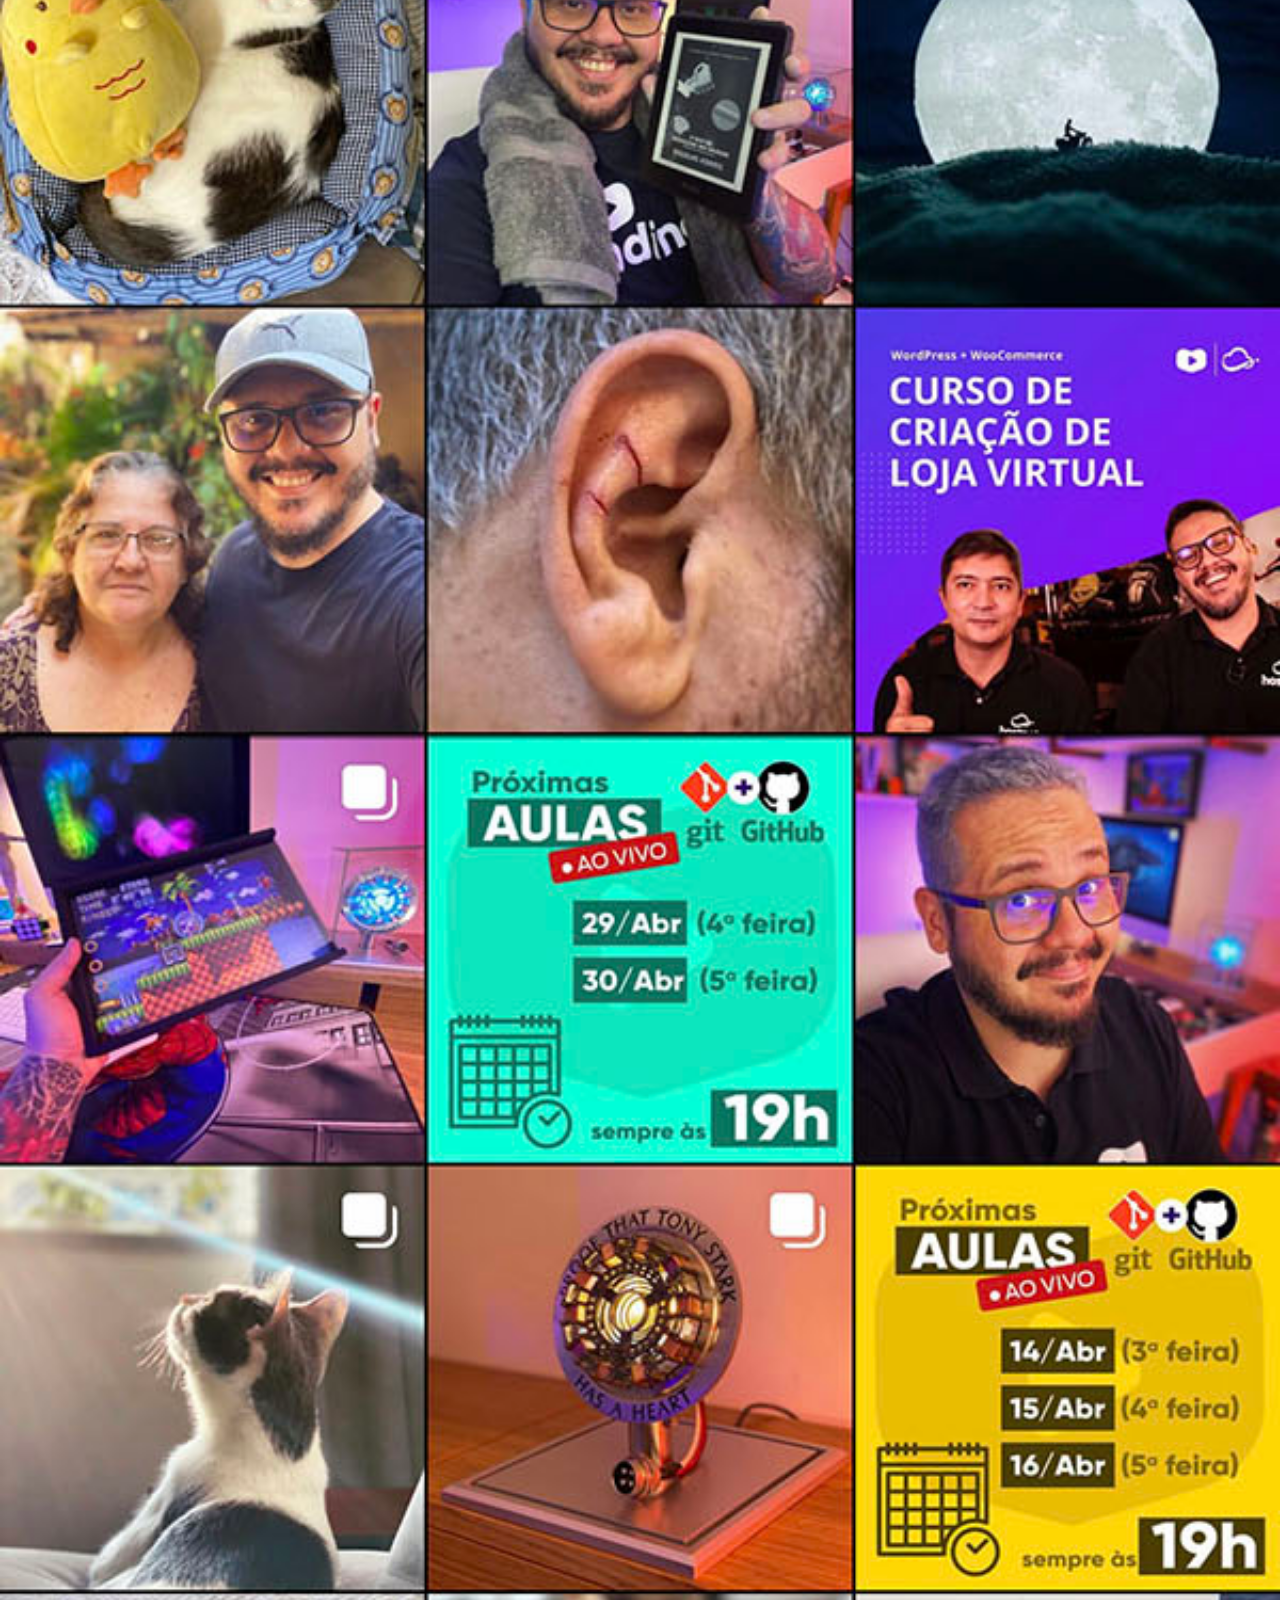
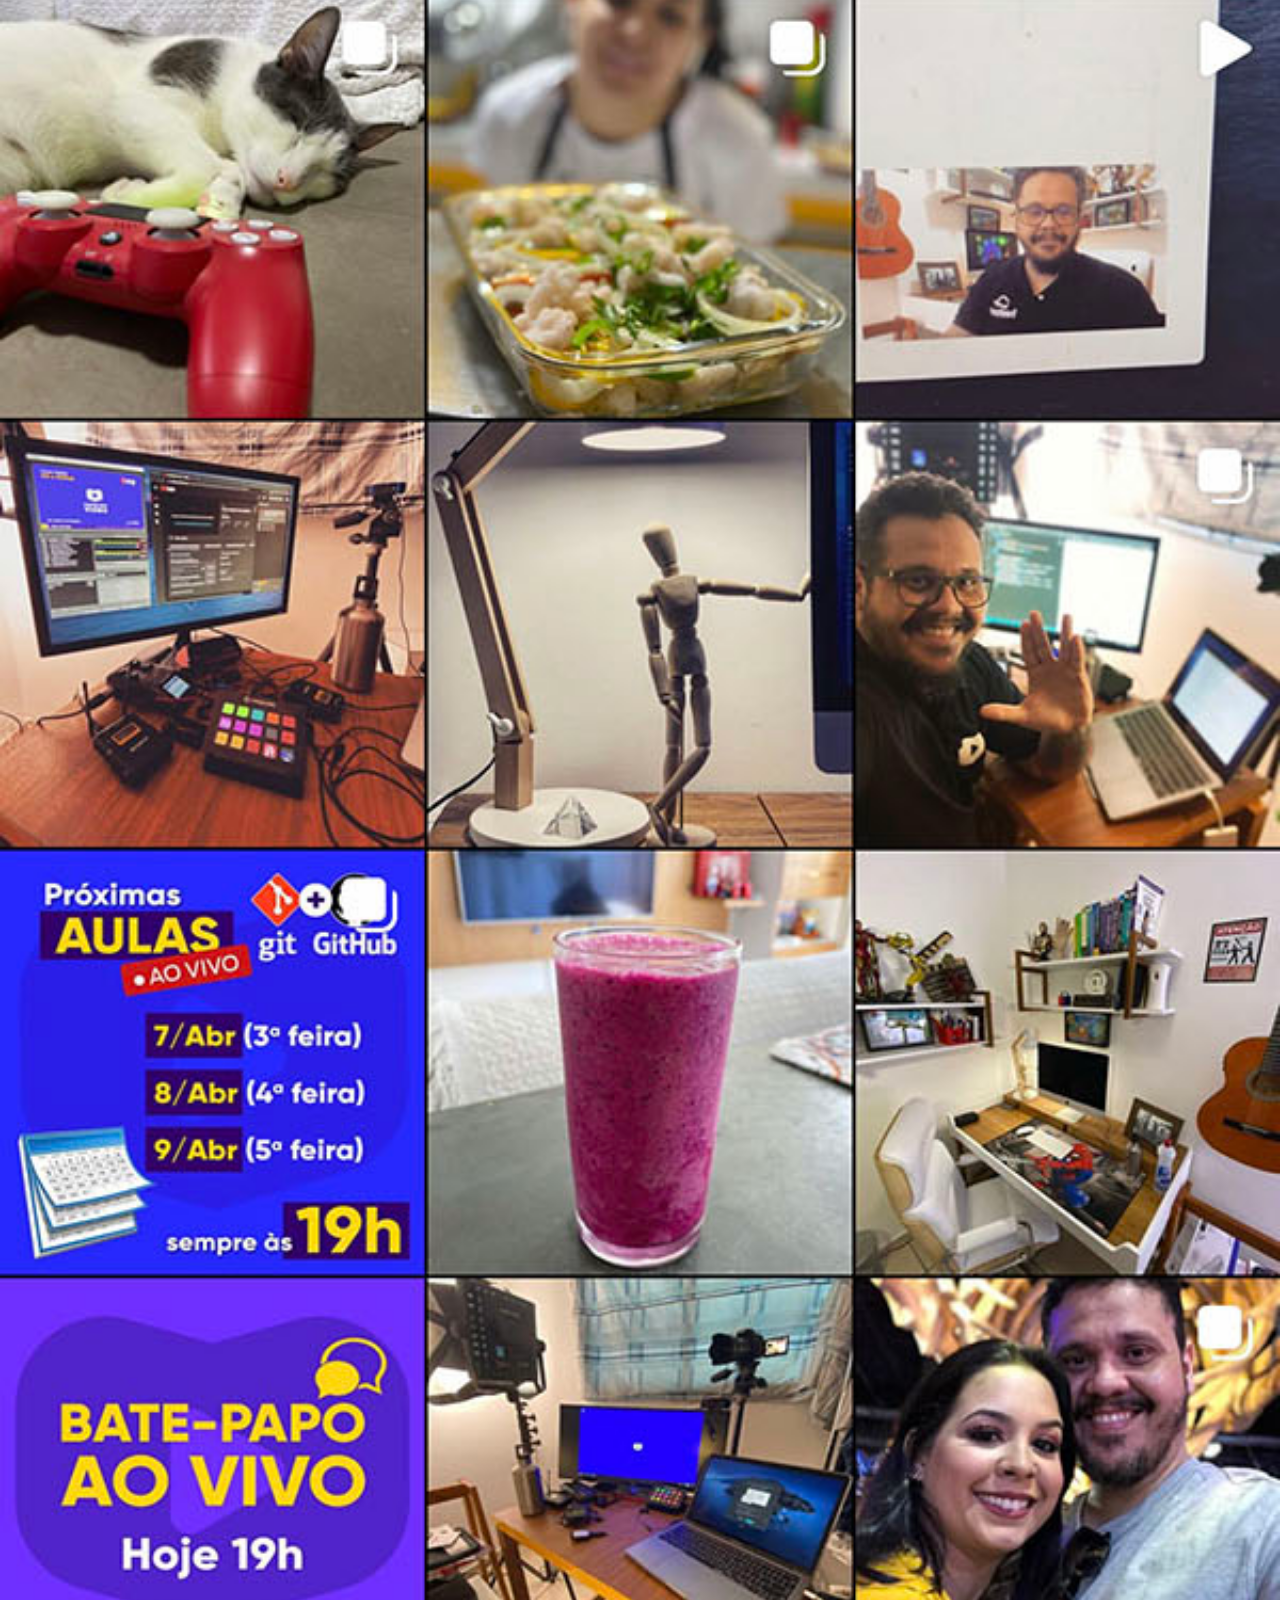
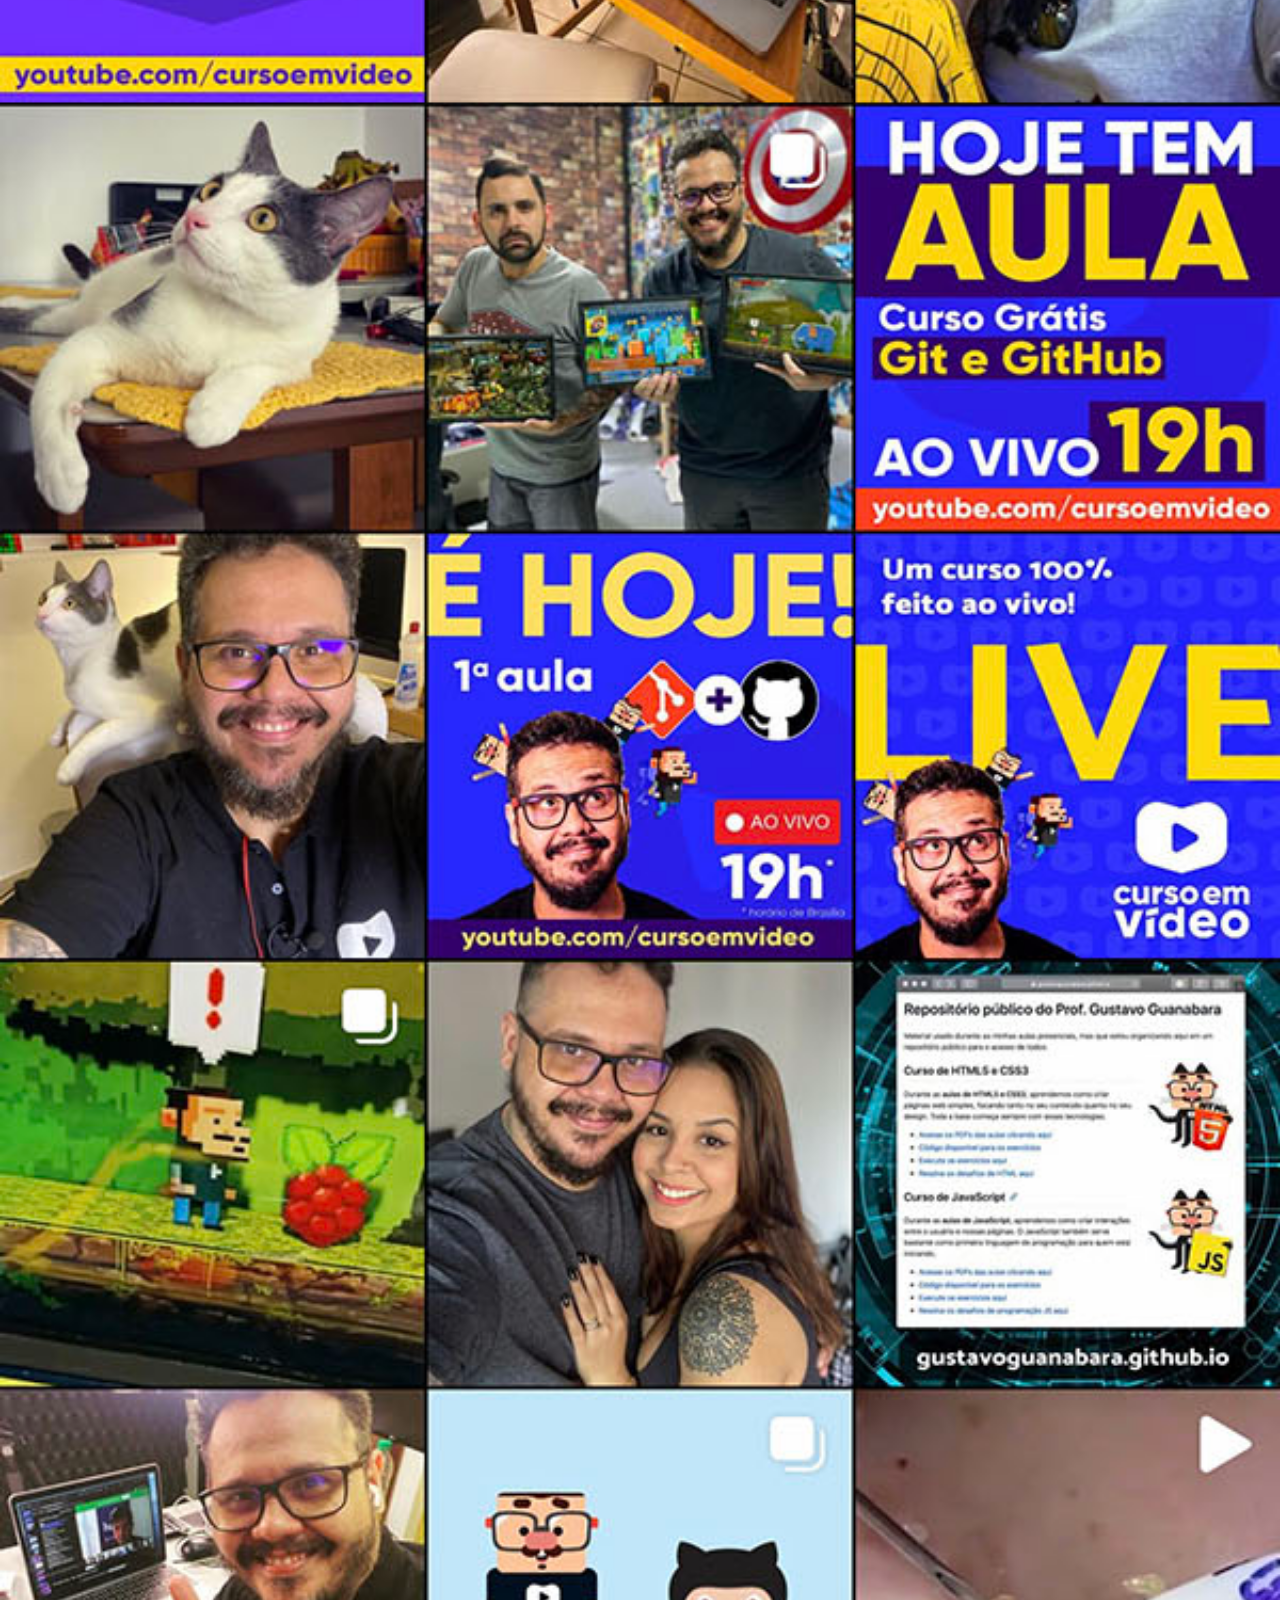
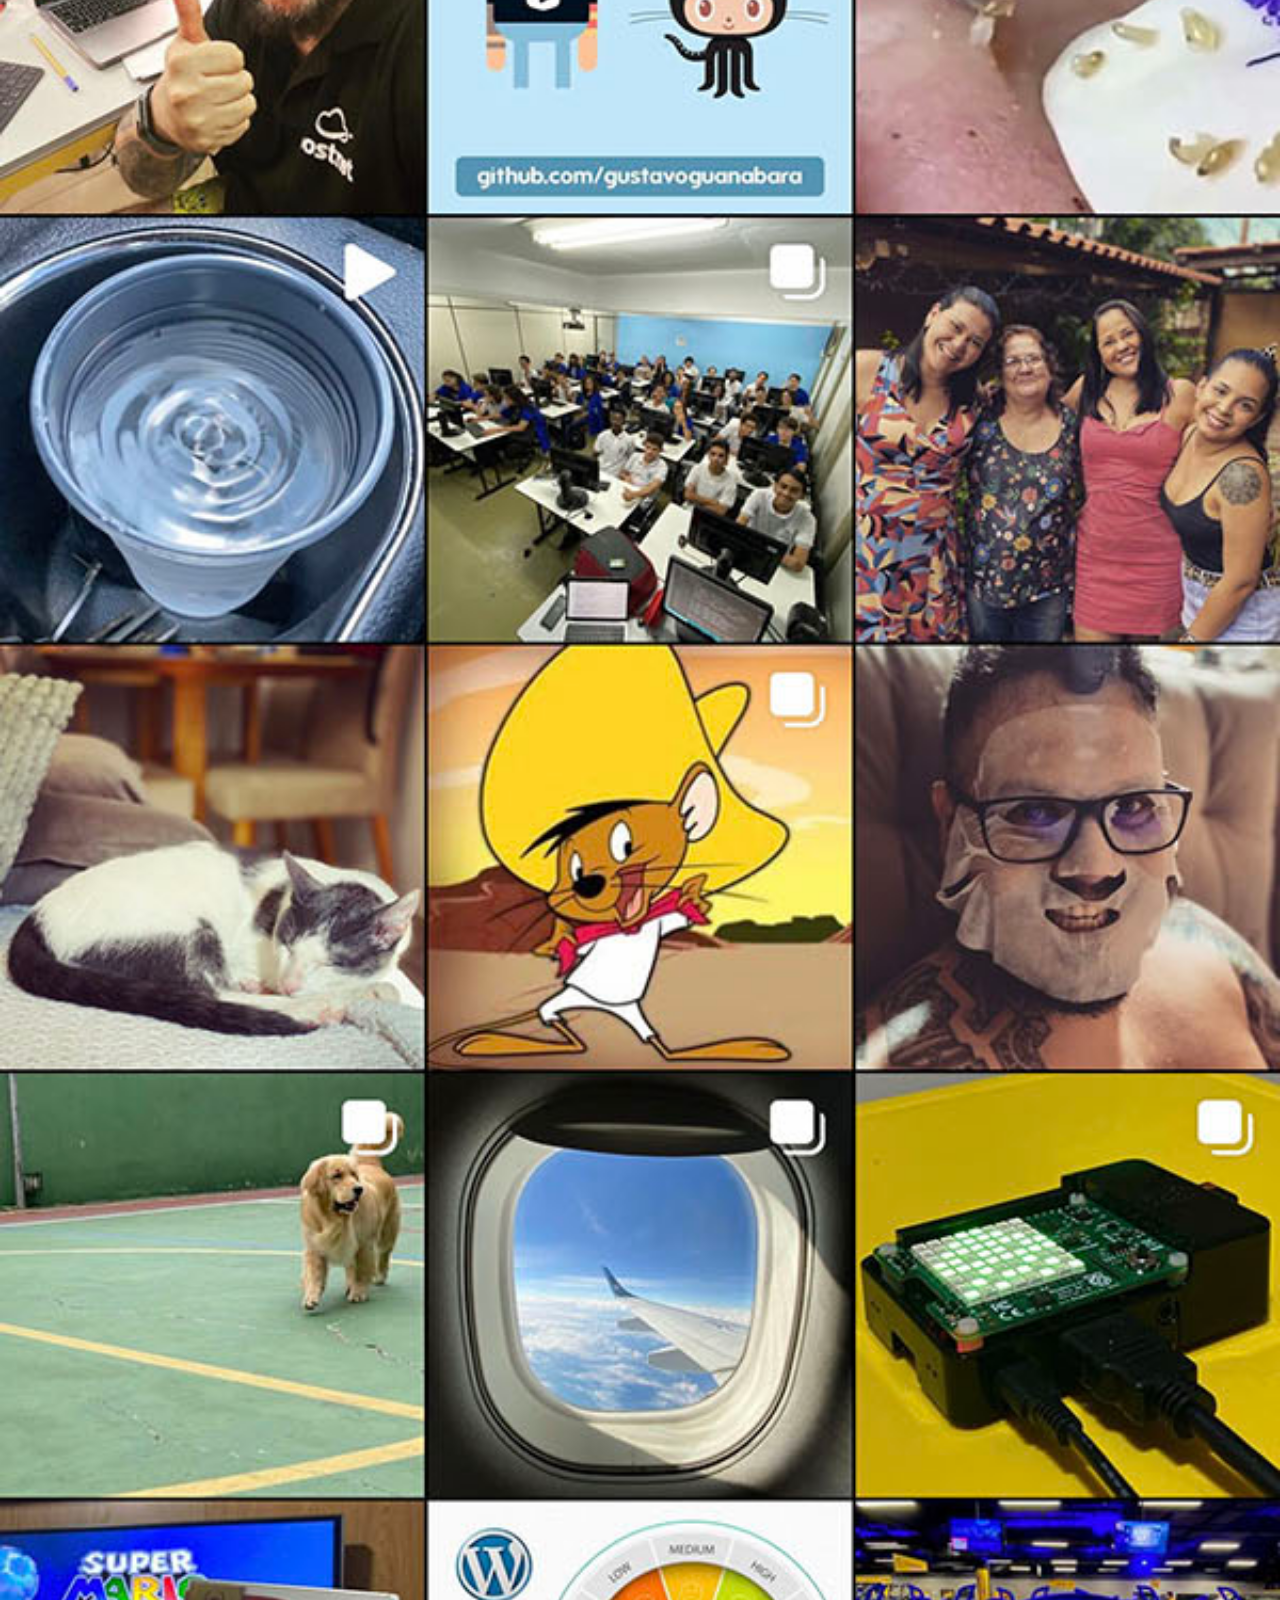
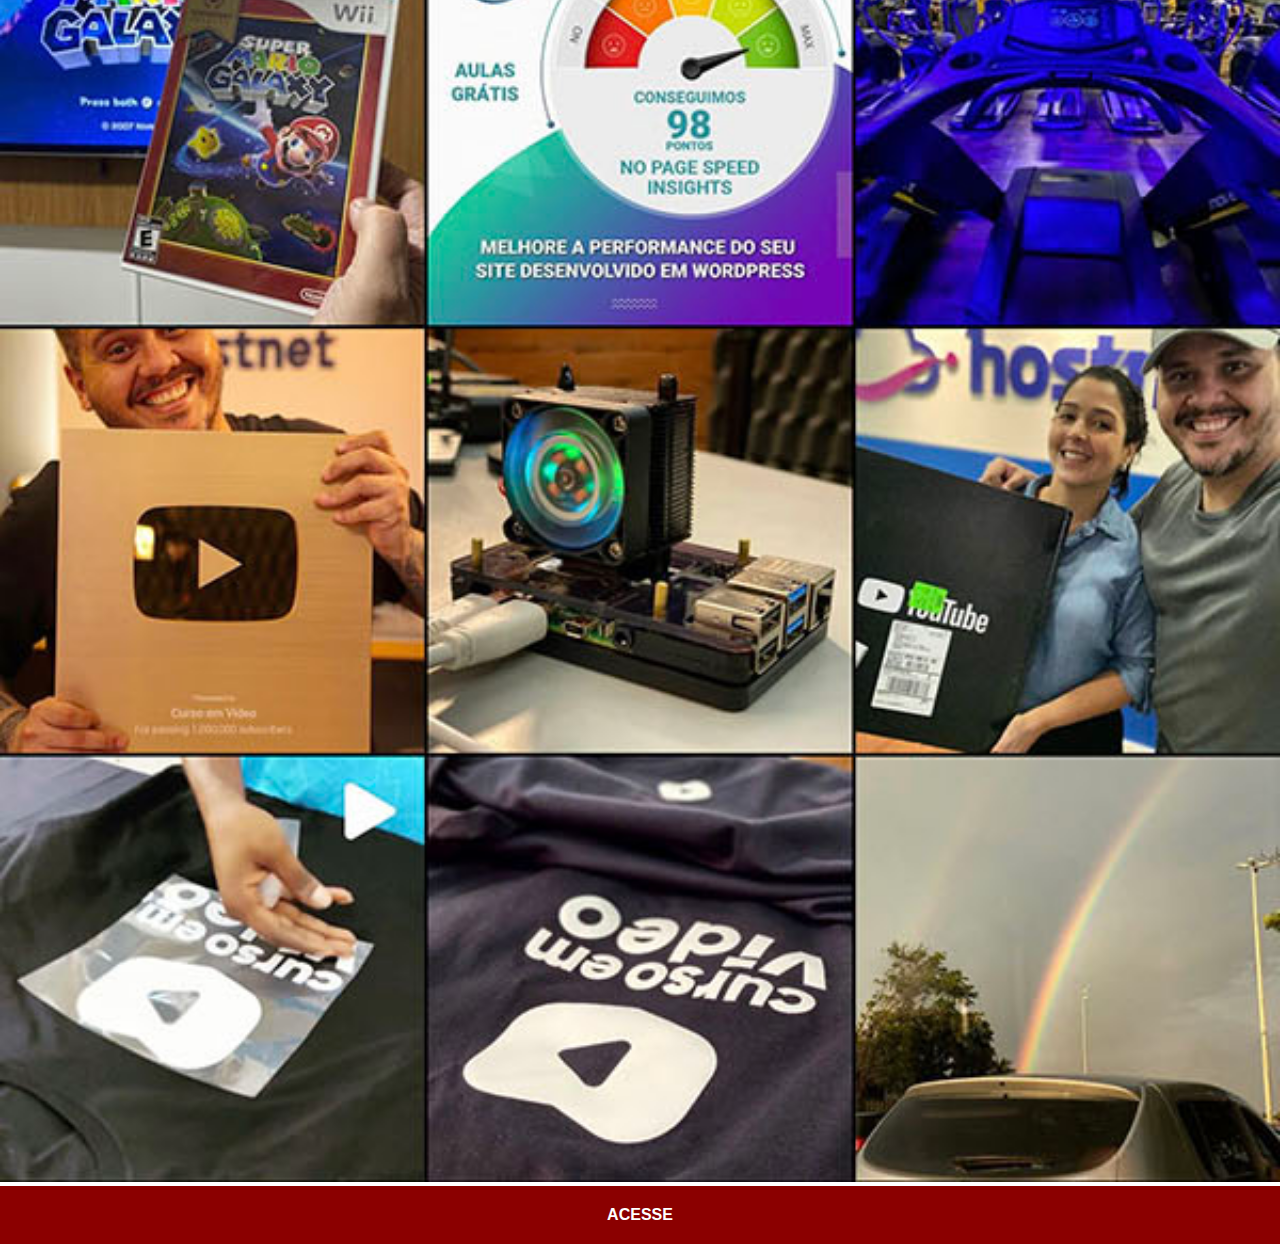
<file: instagram.html>
<!DOCTYPE html>
<html lang="pt-br">
<head>
    <meta charset="UTF-8">
    <meta name="viewport" content="width=device-width, initial-scale=1.0">
    <title>Instagram</title>
    <link rel="stylesheet" href="estilos/social.css">
</head>
<body>
    <img src="imagens/tela-instagram.jpg" alt="Instagram">
    <a href="https://www.instagram.com/gustavoguanabara/" target="_blank">ACESSE</a>
    
</body>
</html>
</file>
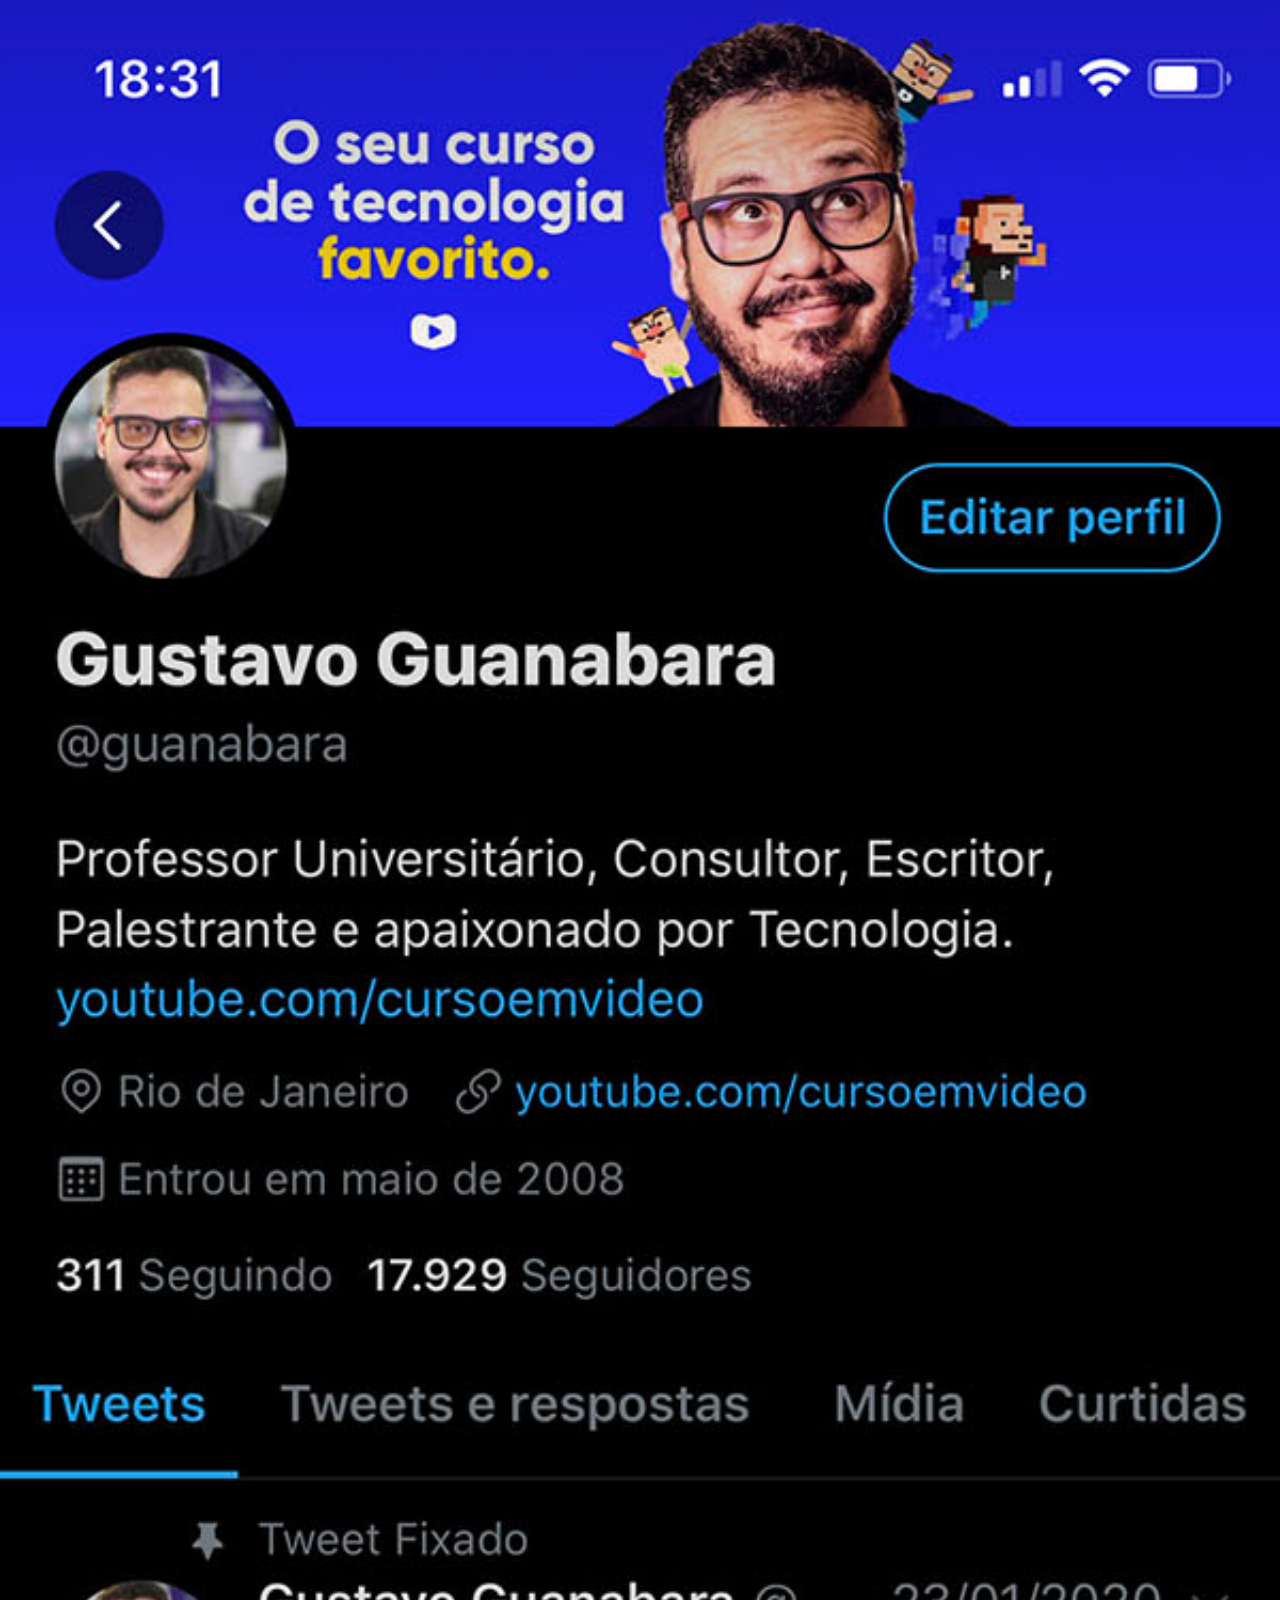
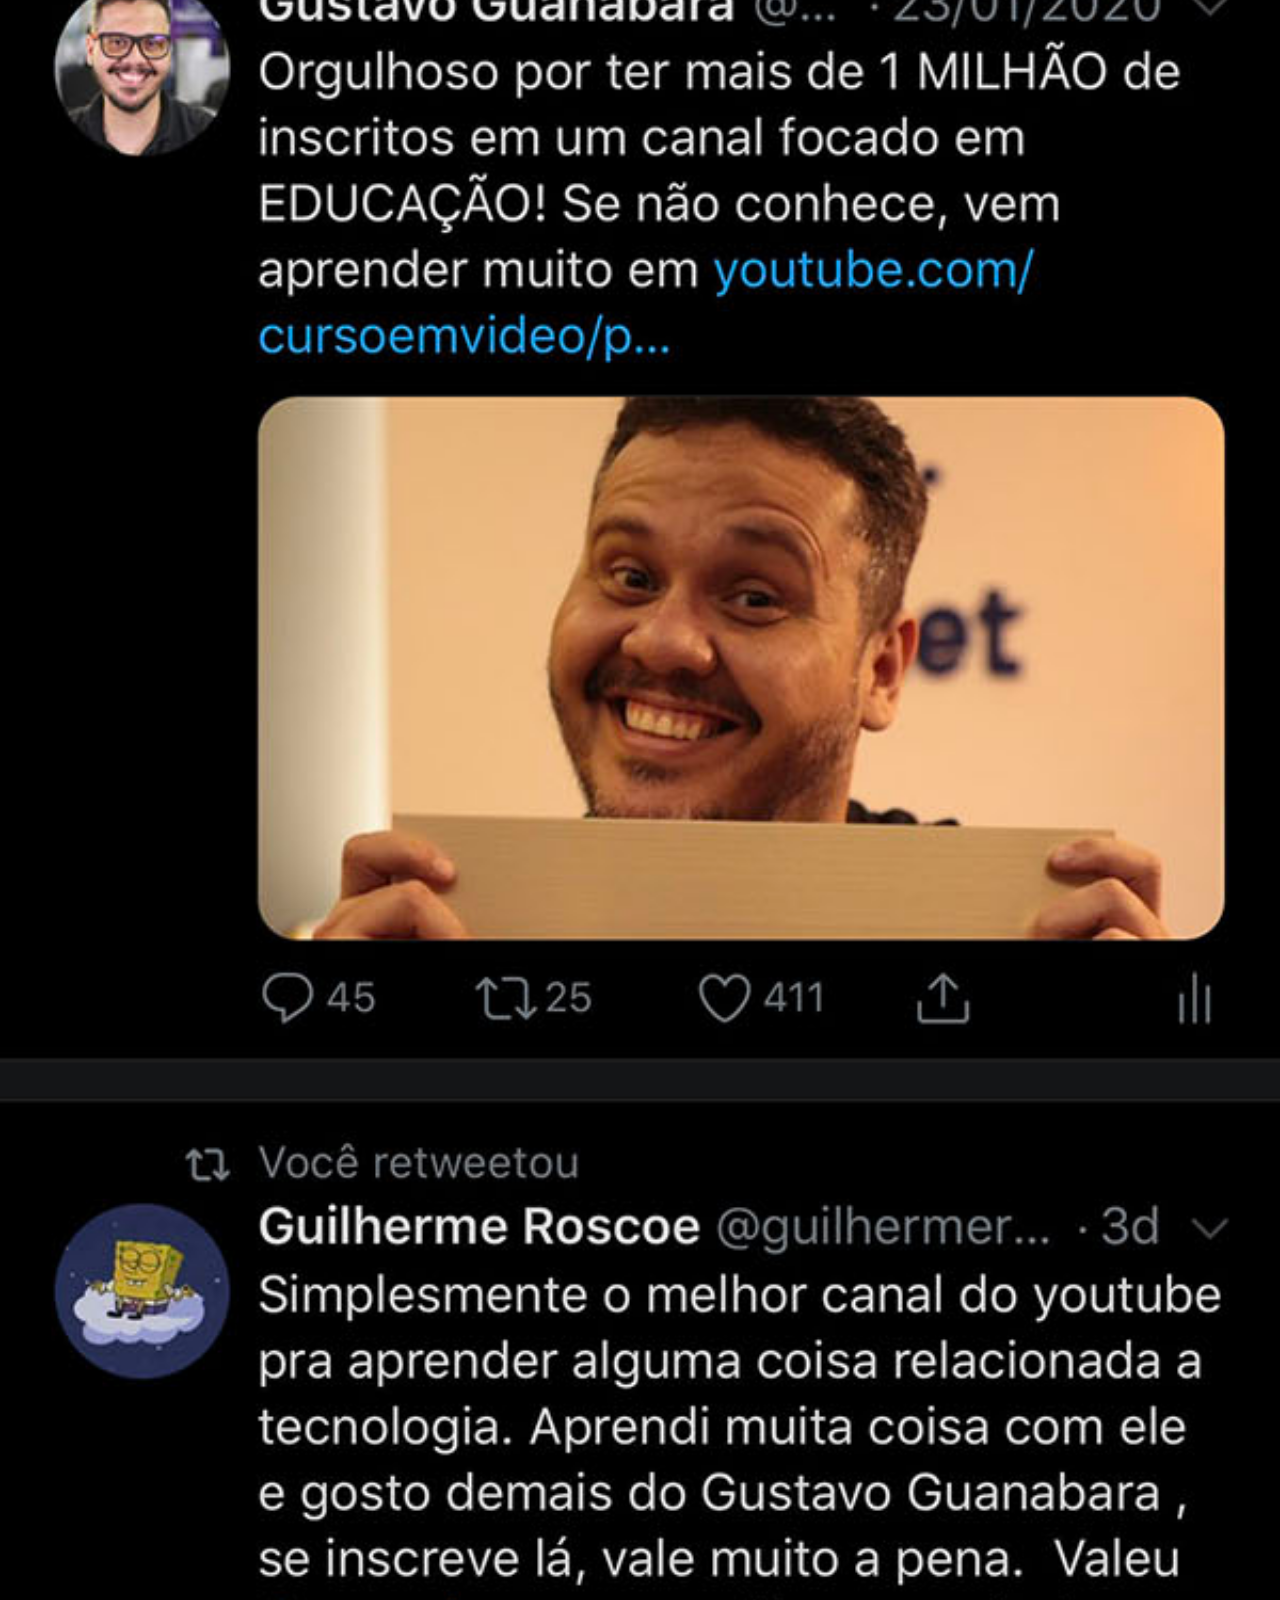
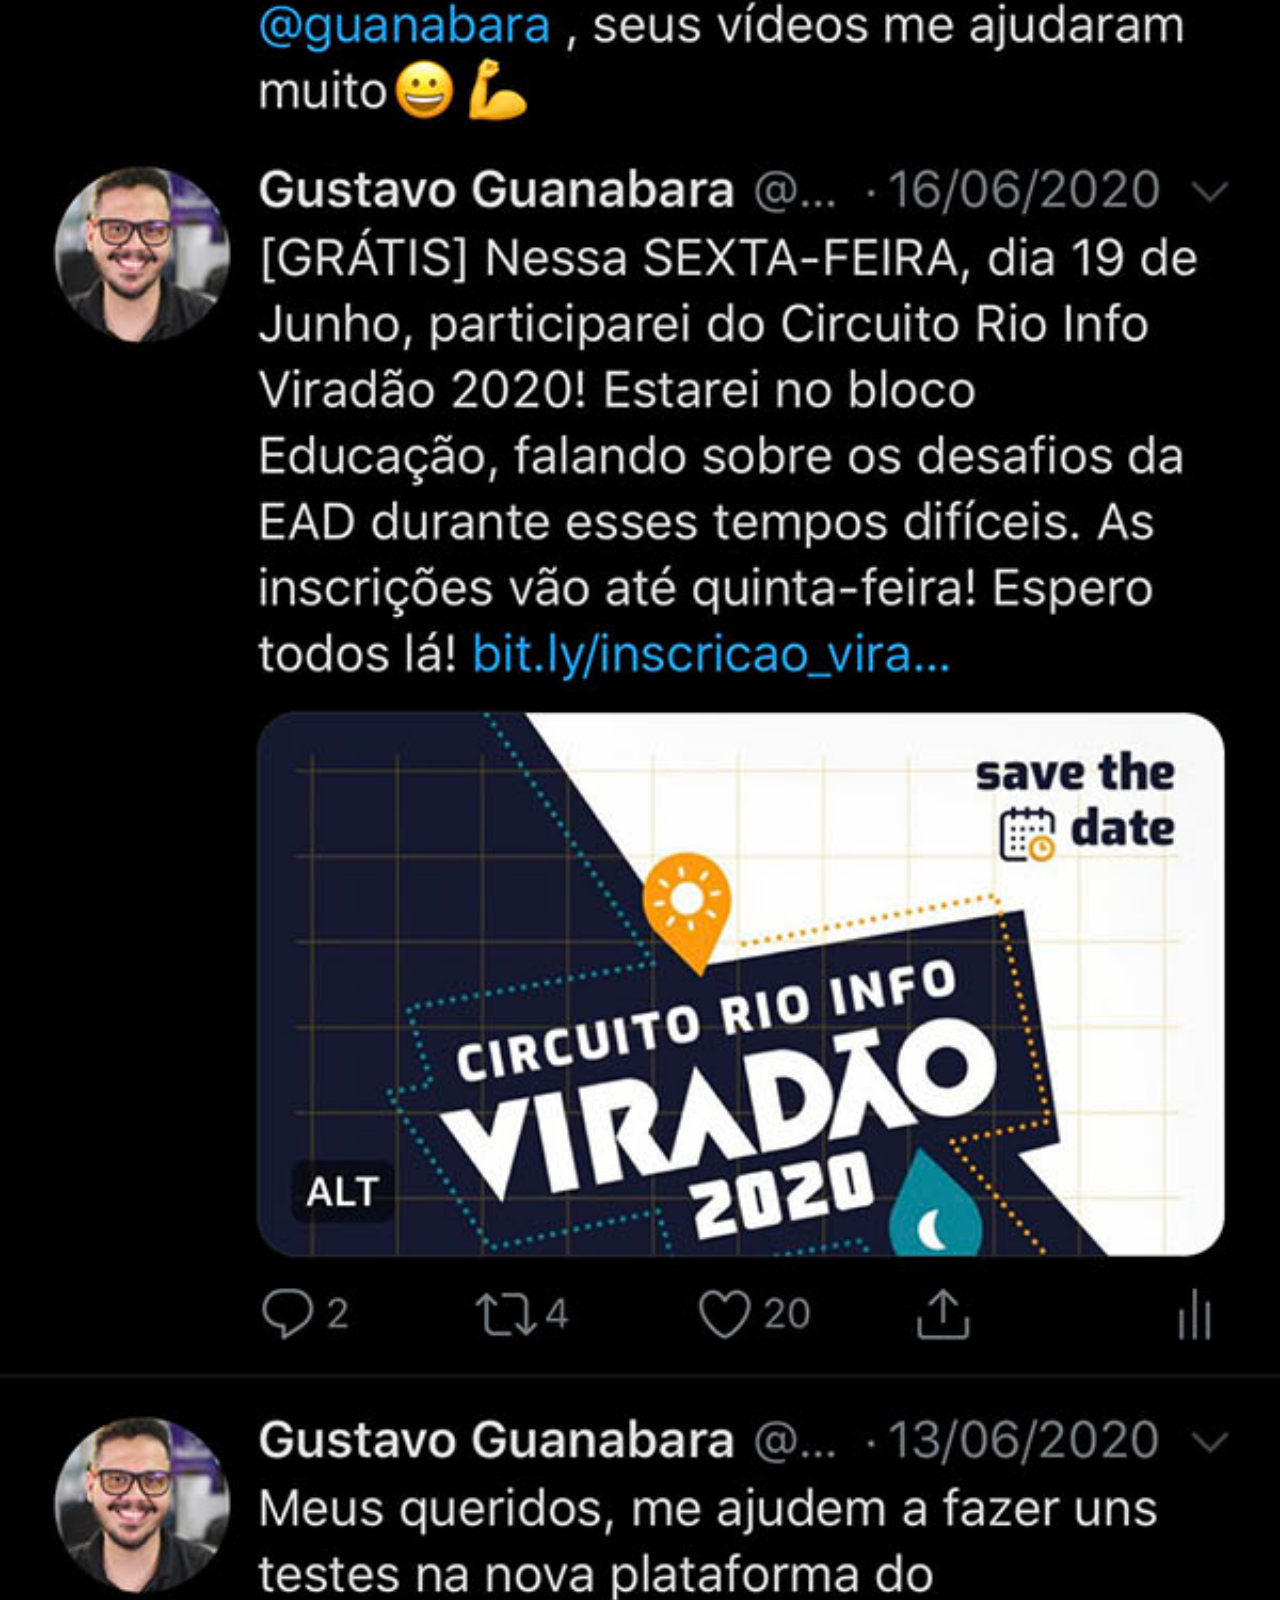
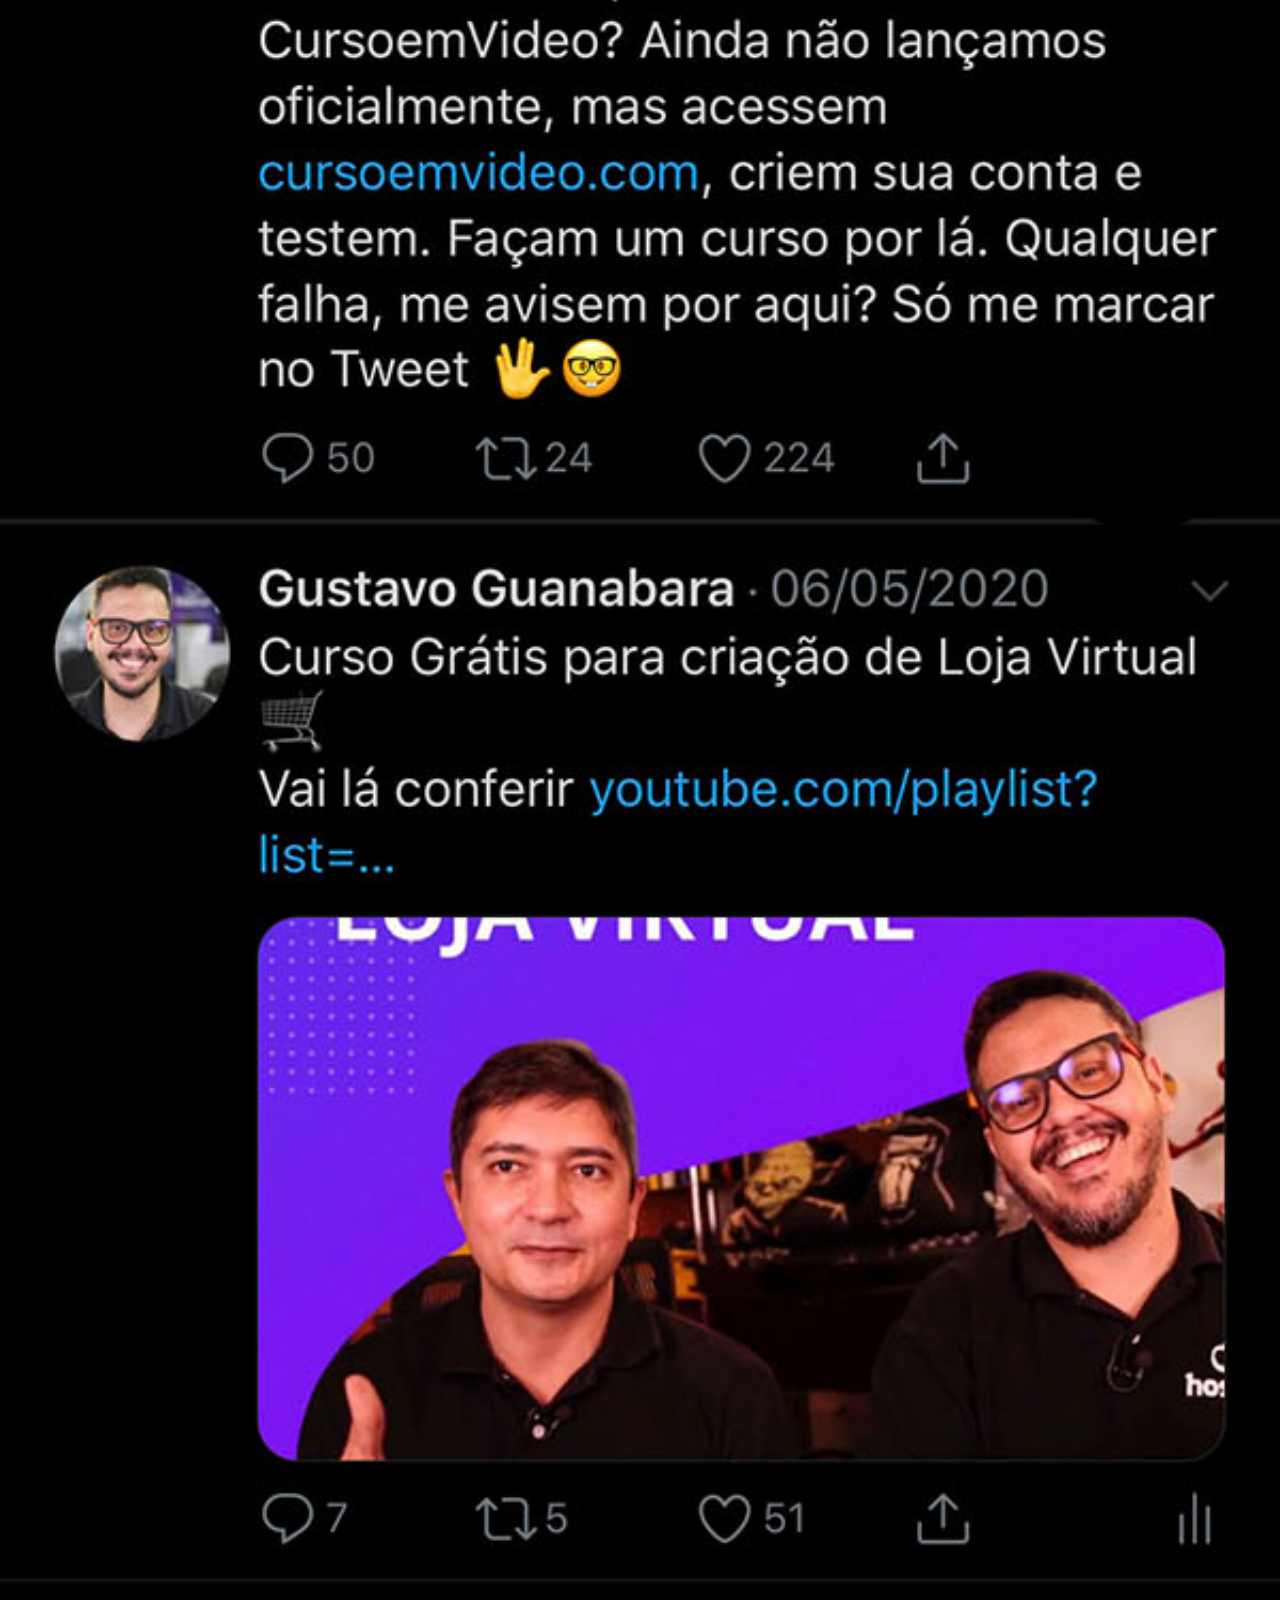
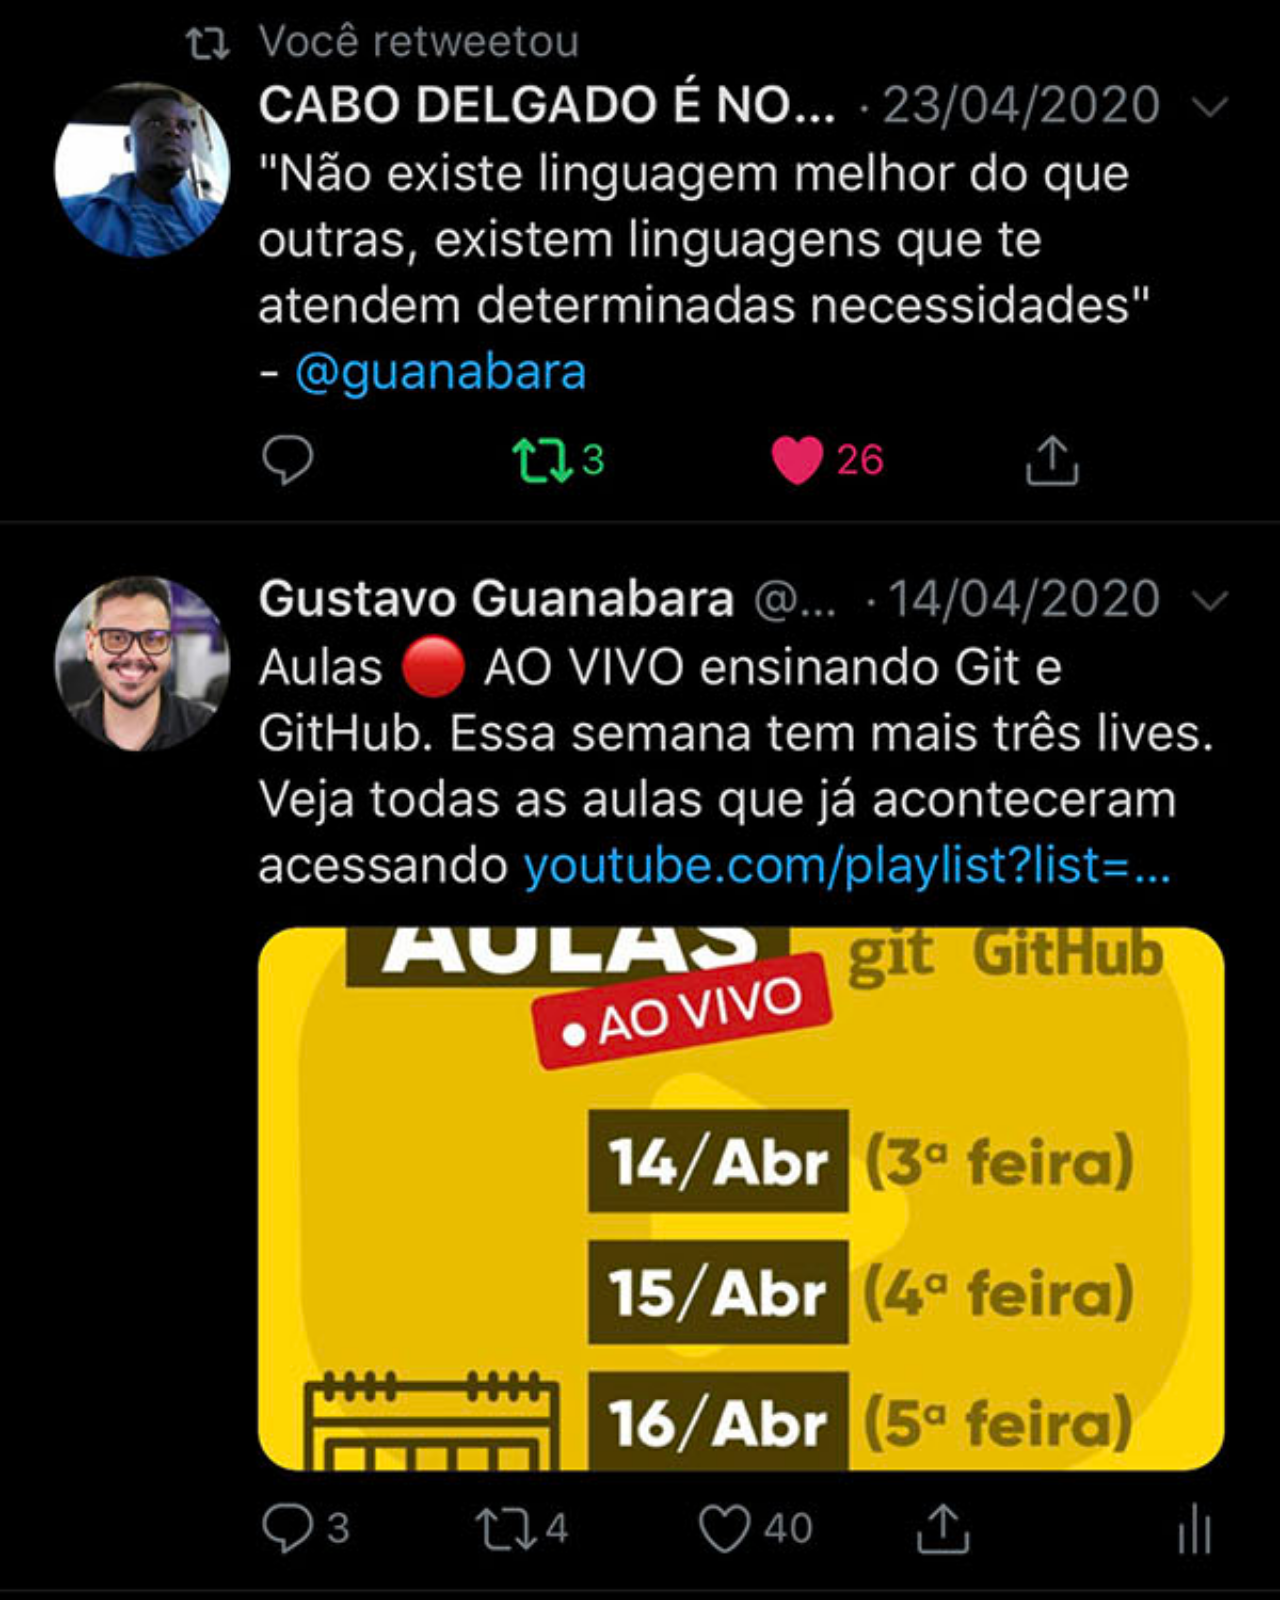
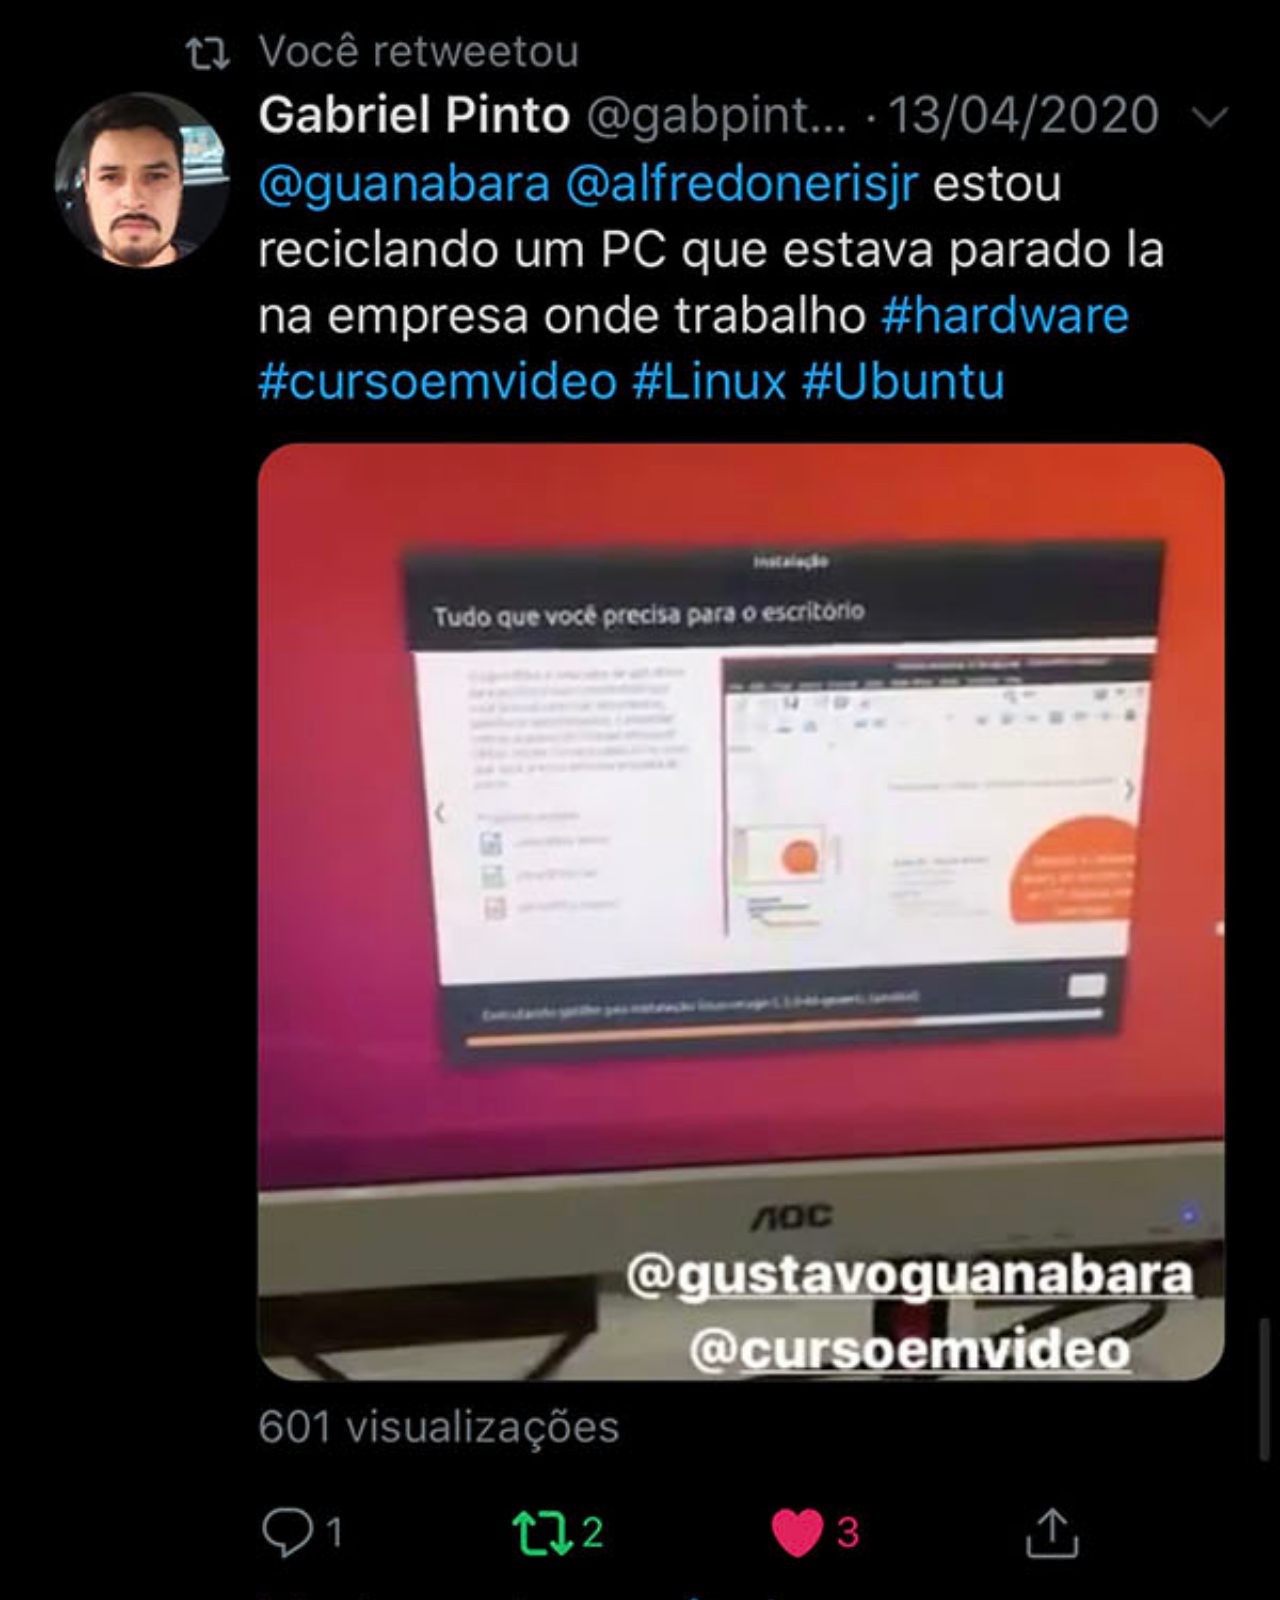
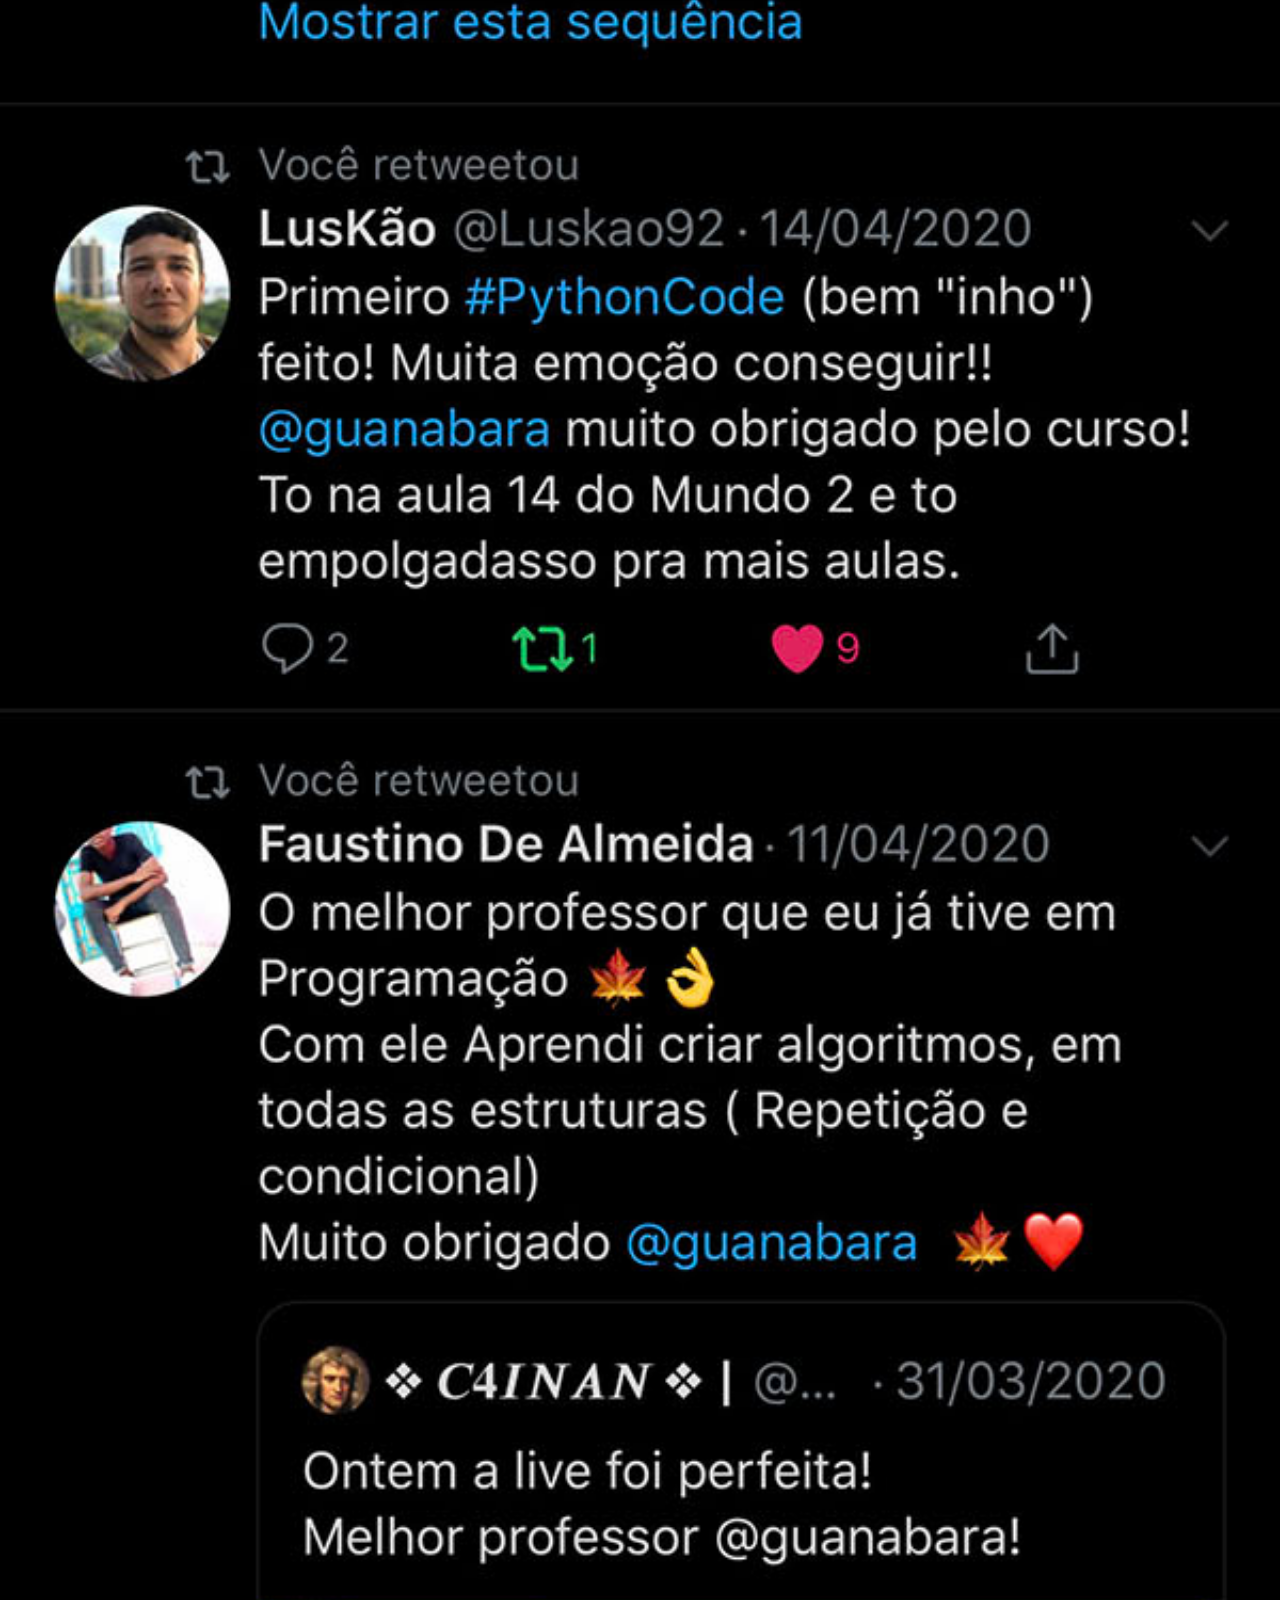
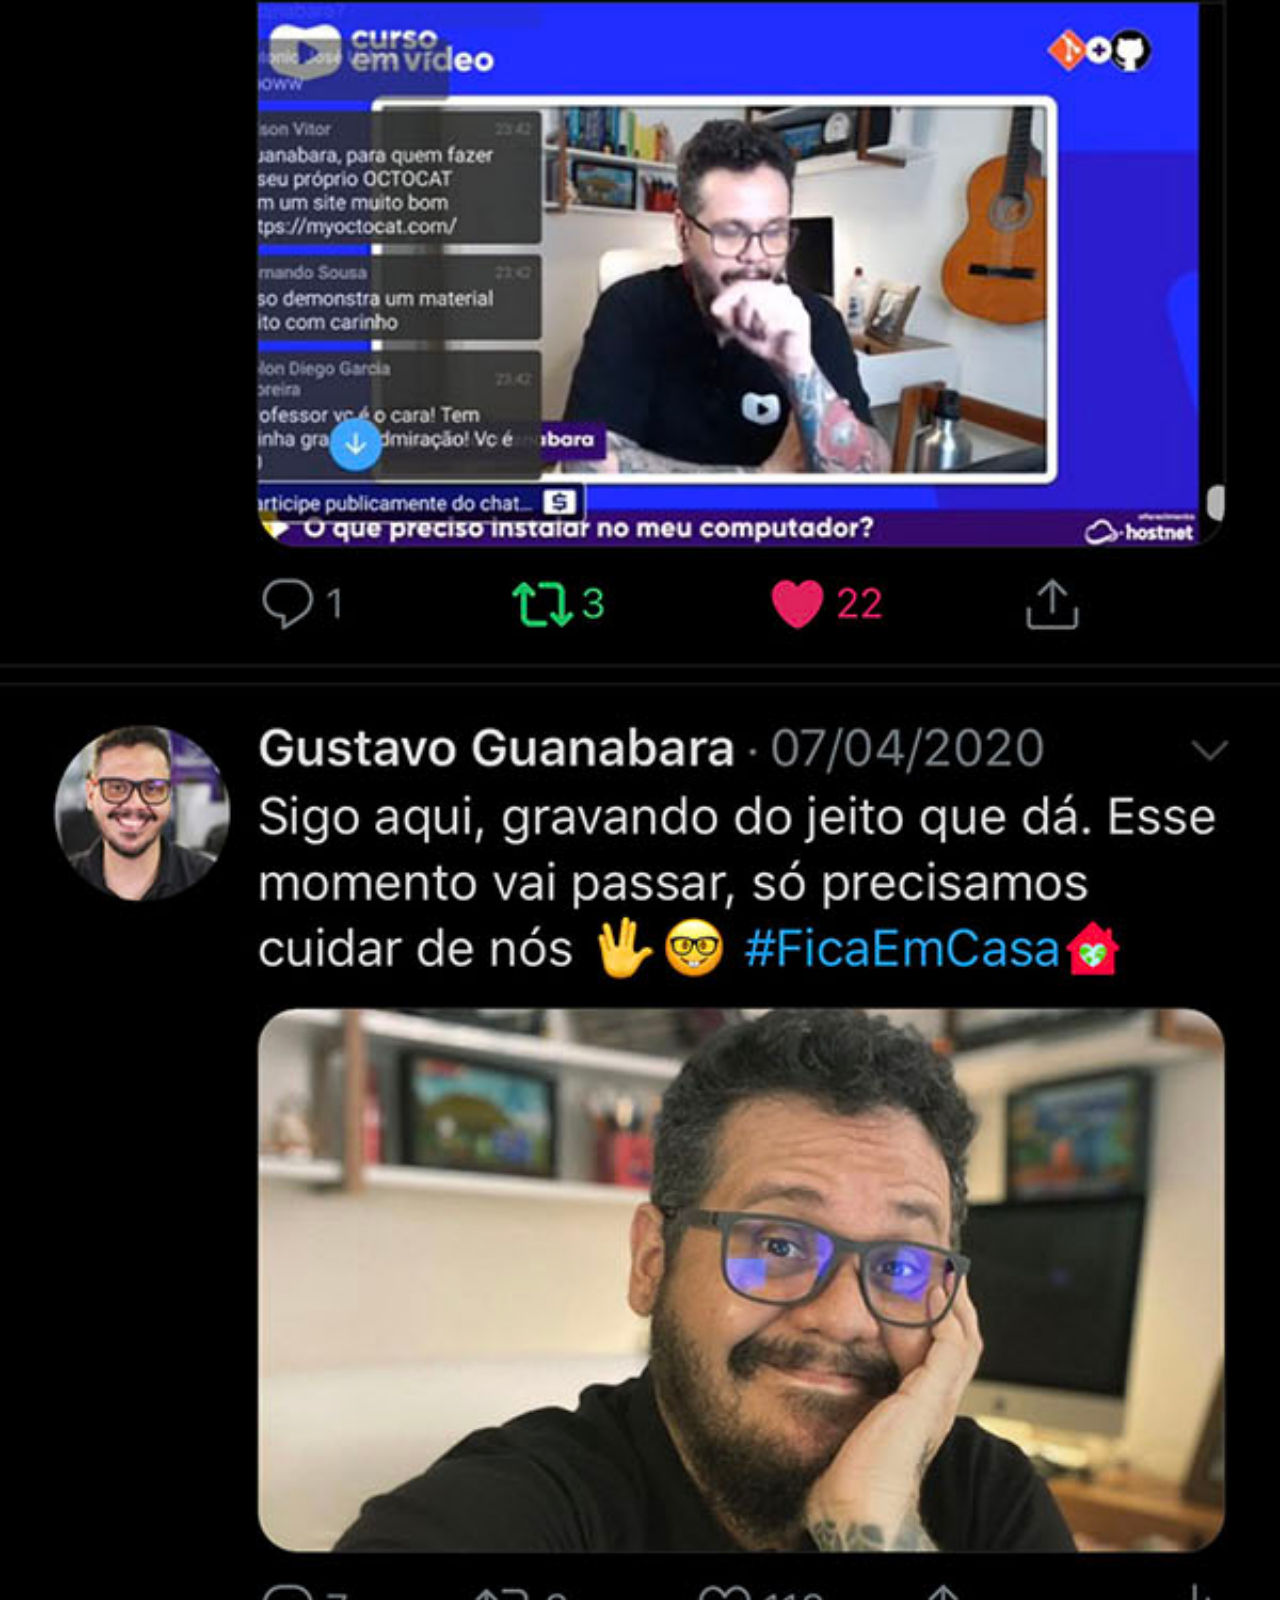
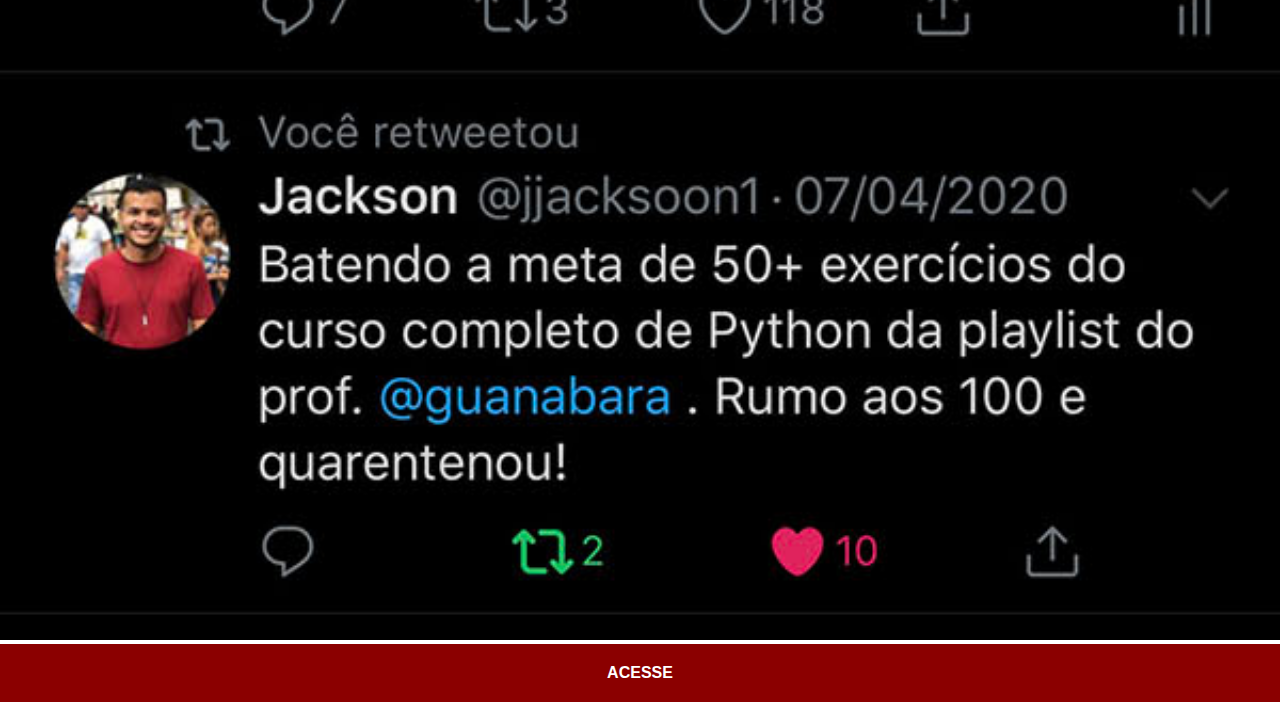
<file: twitter.html>
<!DOCTYPE html>
<html lang="pt-br">
<head>
    <meta charset="UTF-8">
    <meta name="viewport" content="width=device-width, initial-scale=1.0">
    <title>Twitter</title>
    <link rel="stylesheet" href="estilos/social.css">
</head>
<body>
    <img src="imagens/tela-twitter.jpg" alt="Twitter">
    <a href="https://twitter.com/gustavoguanabara" target="_blank">ACESSE</a>
</body>
</html>
</file>
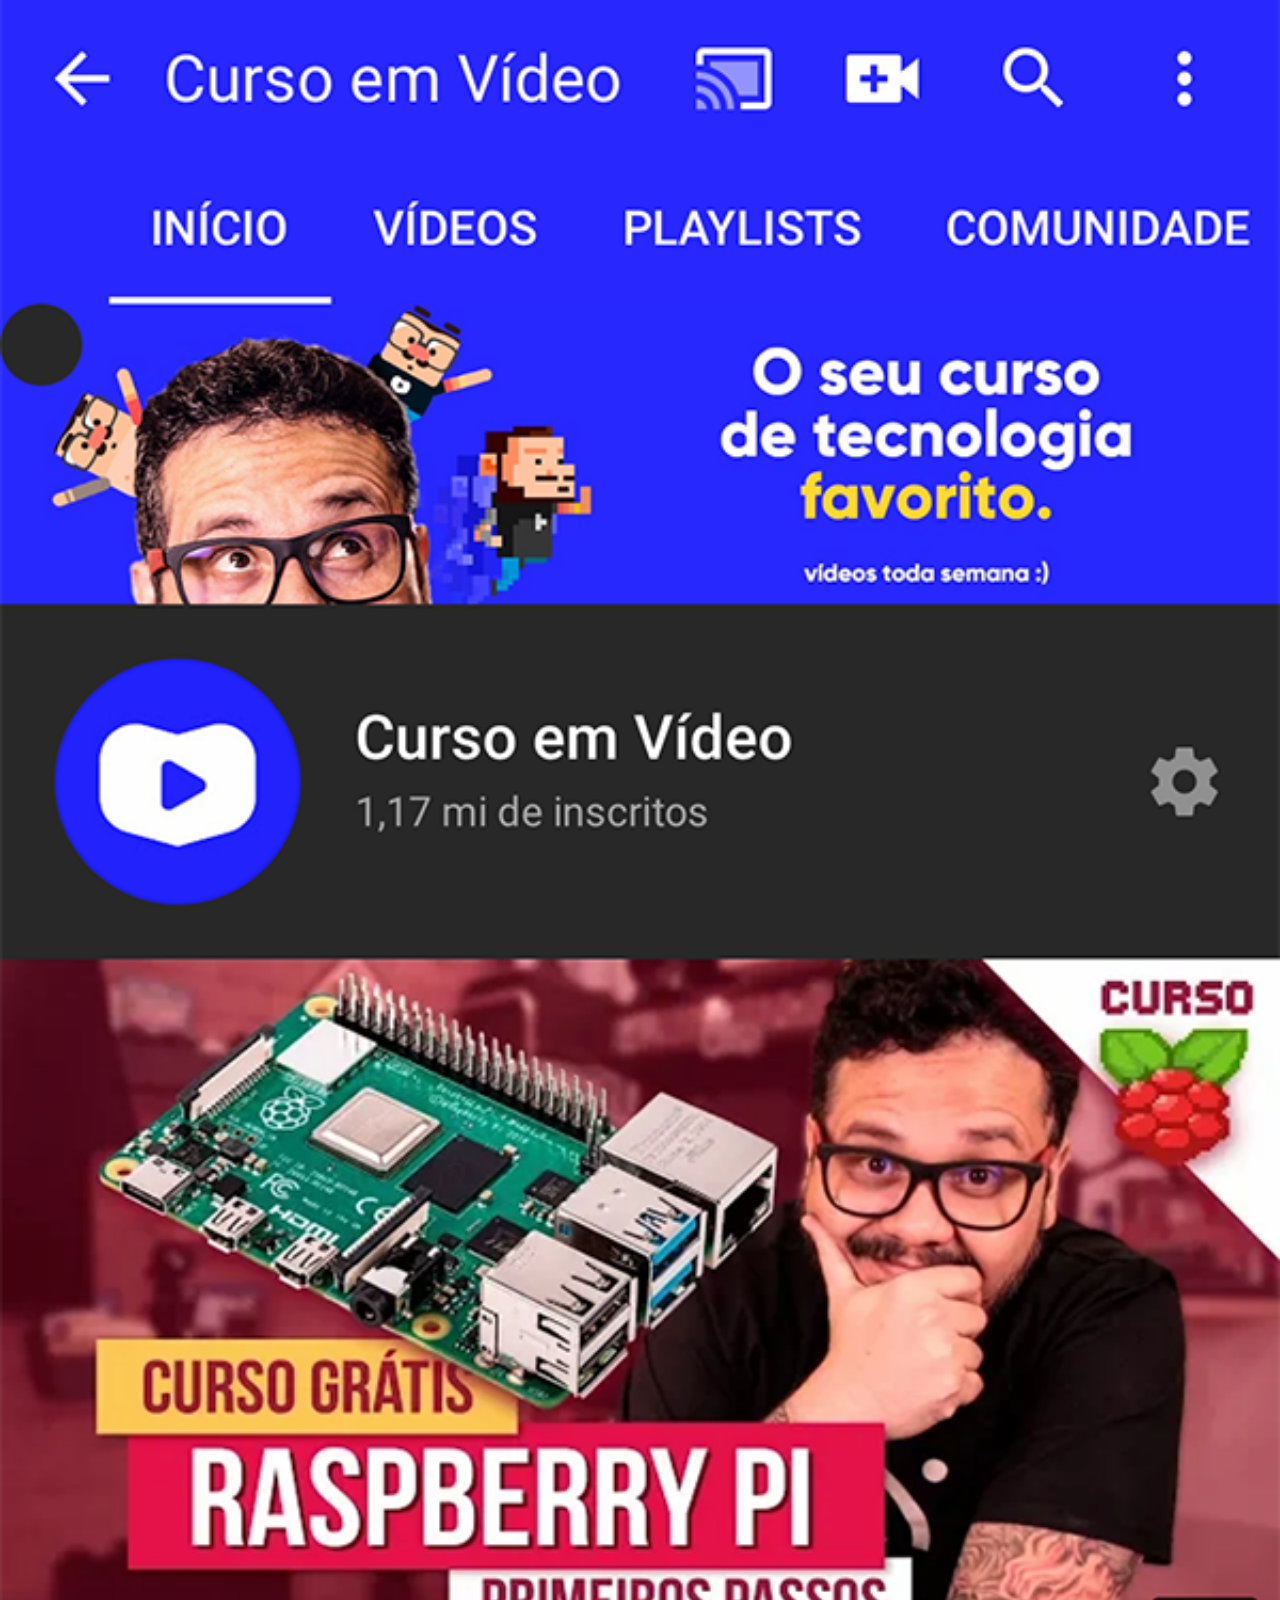
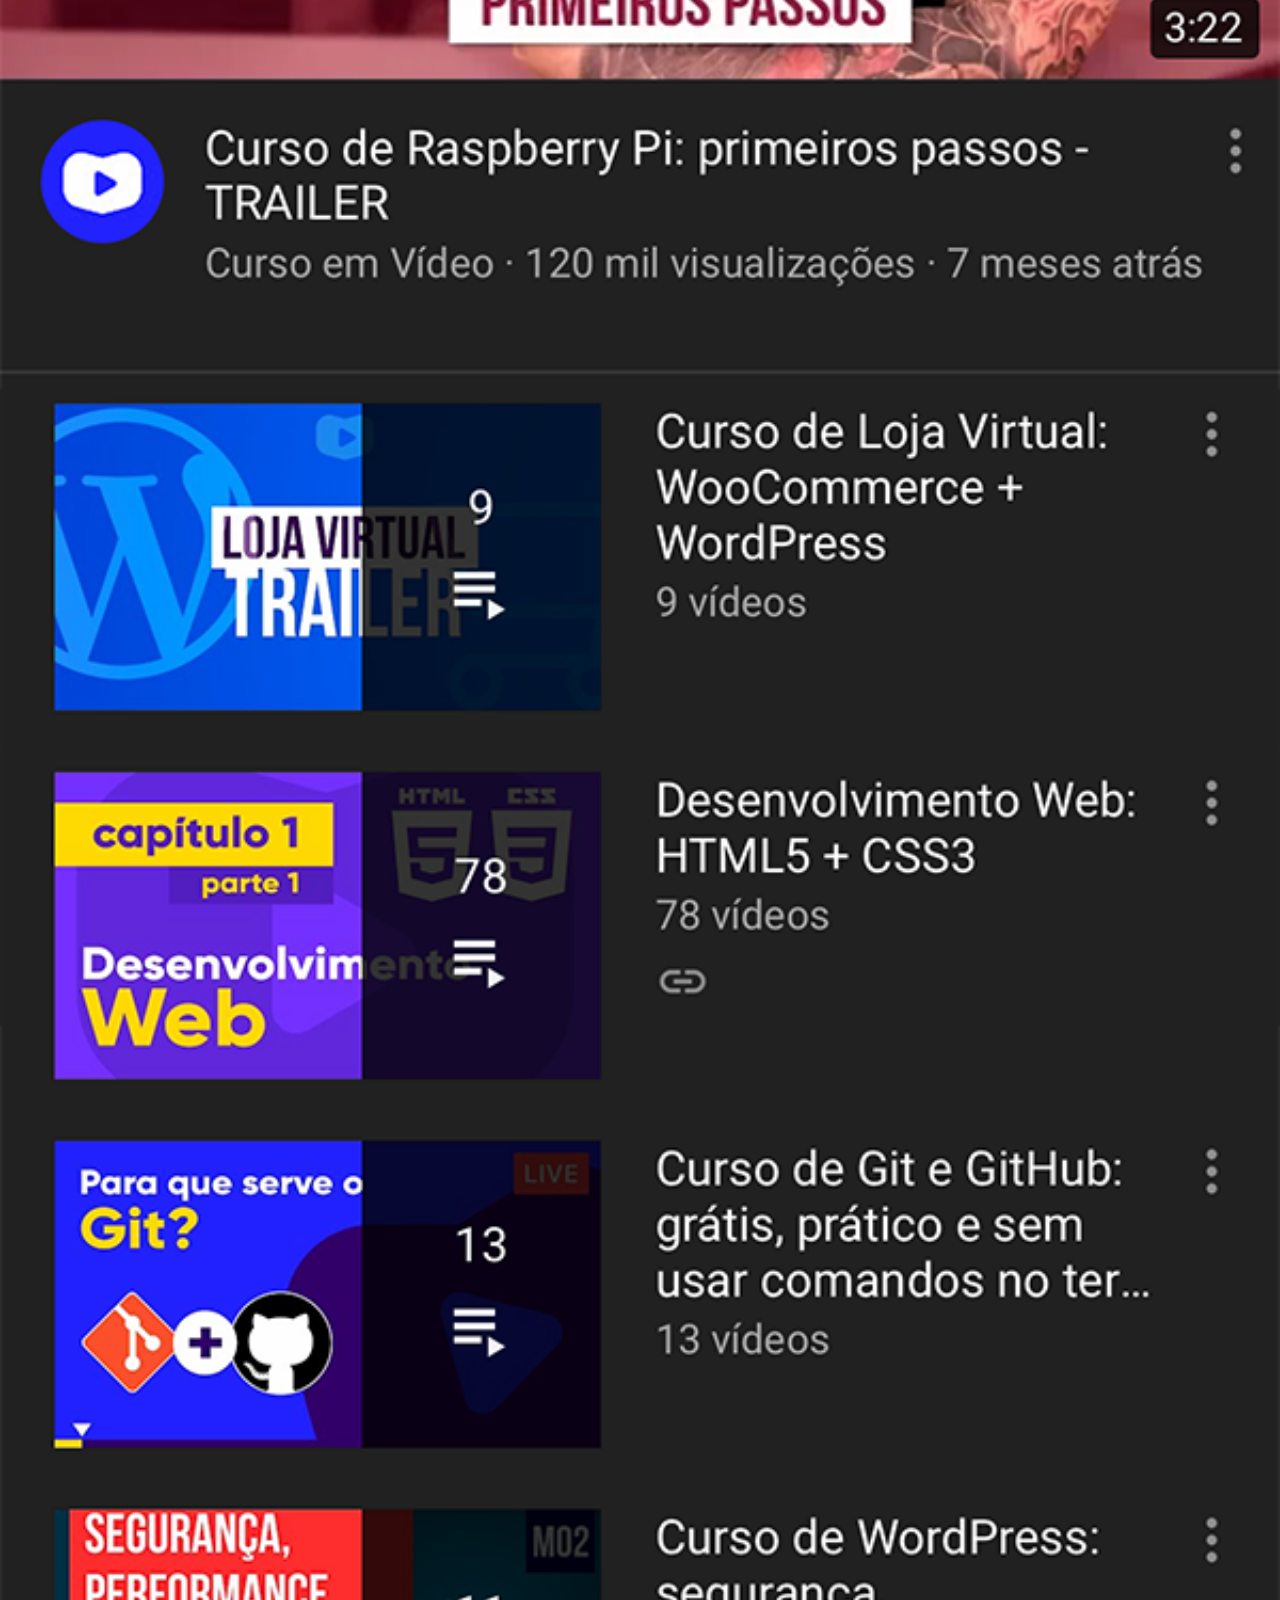
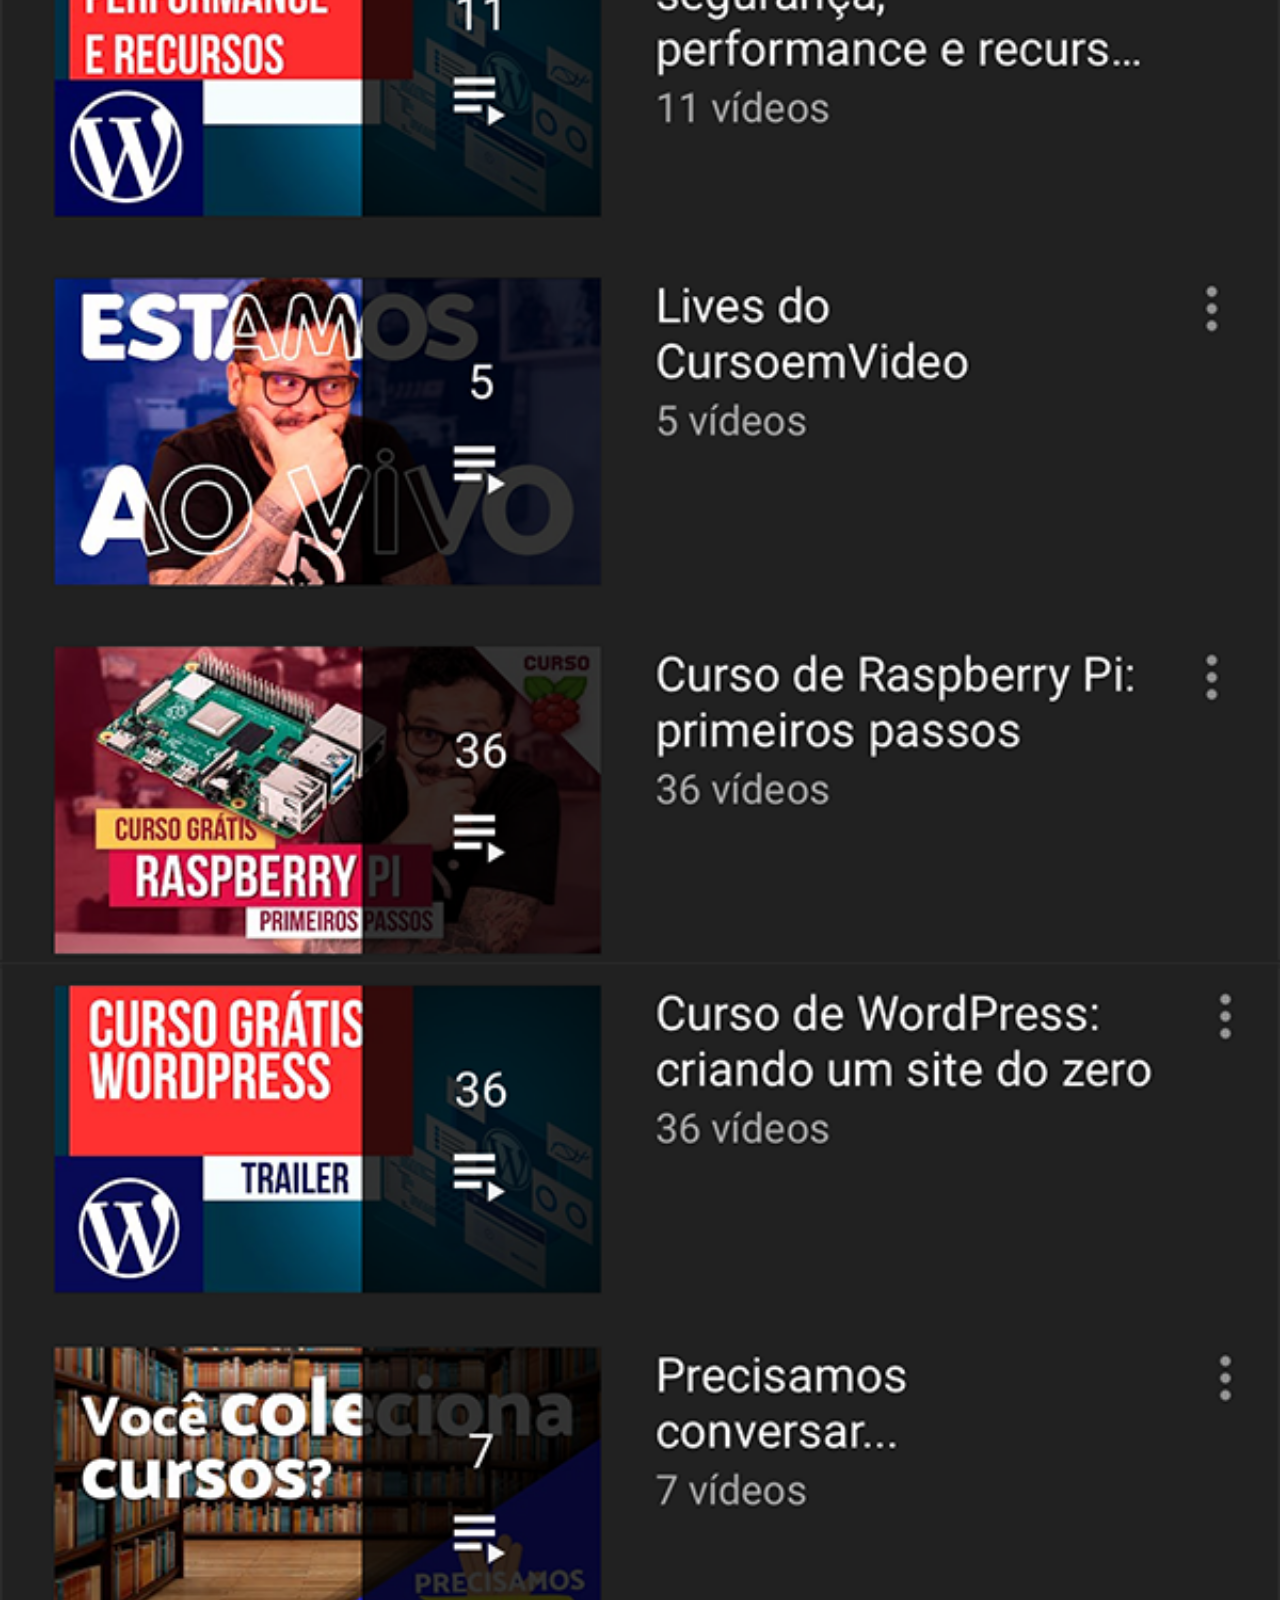
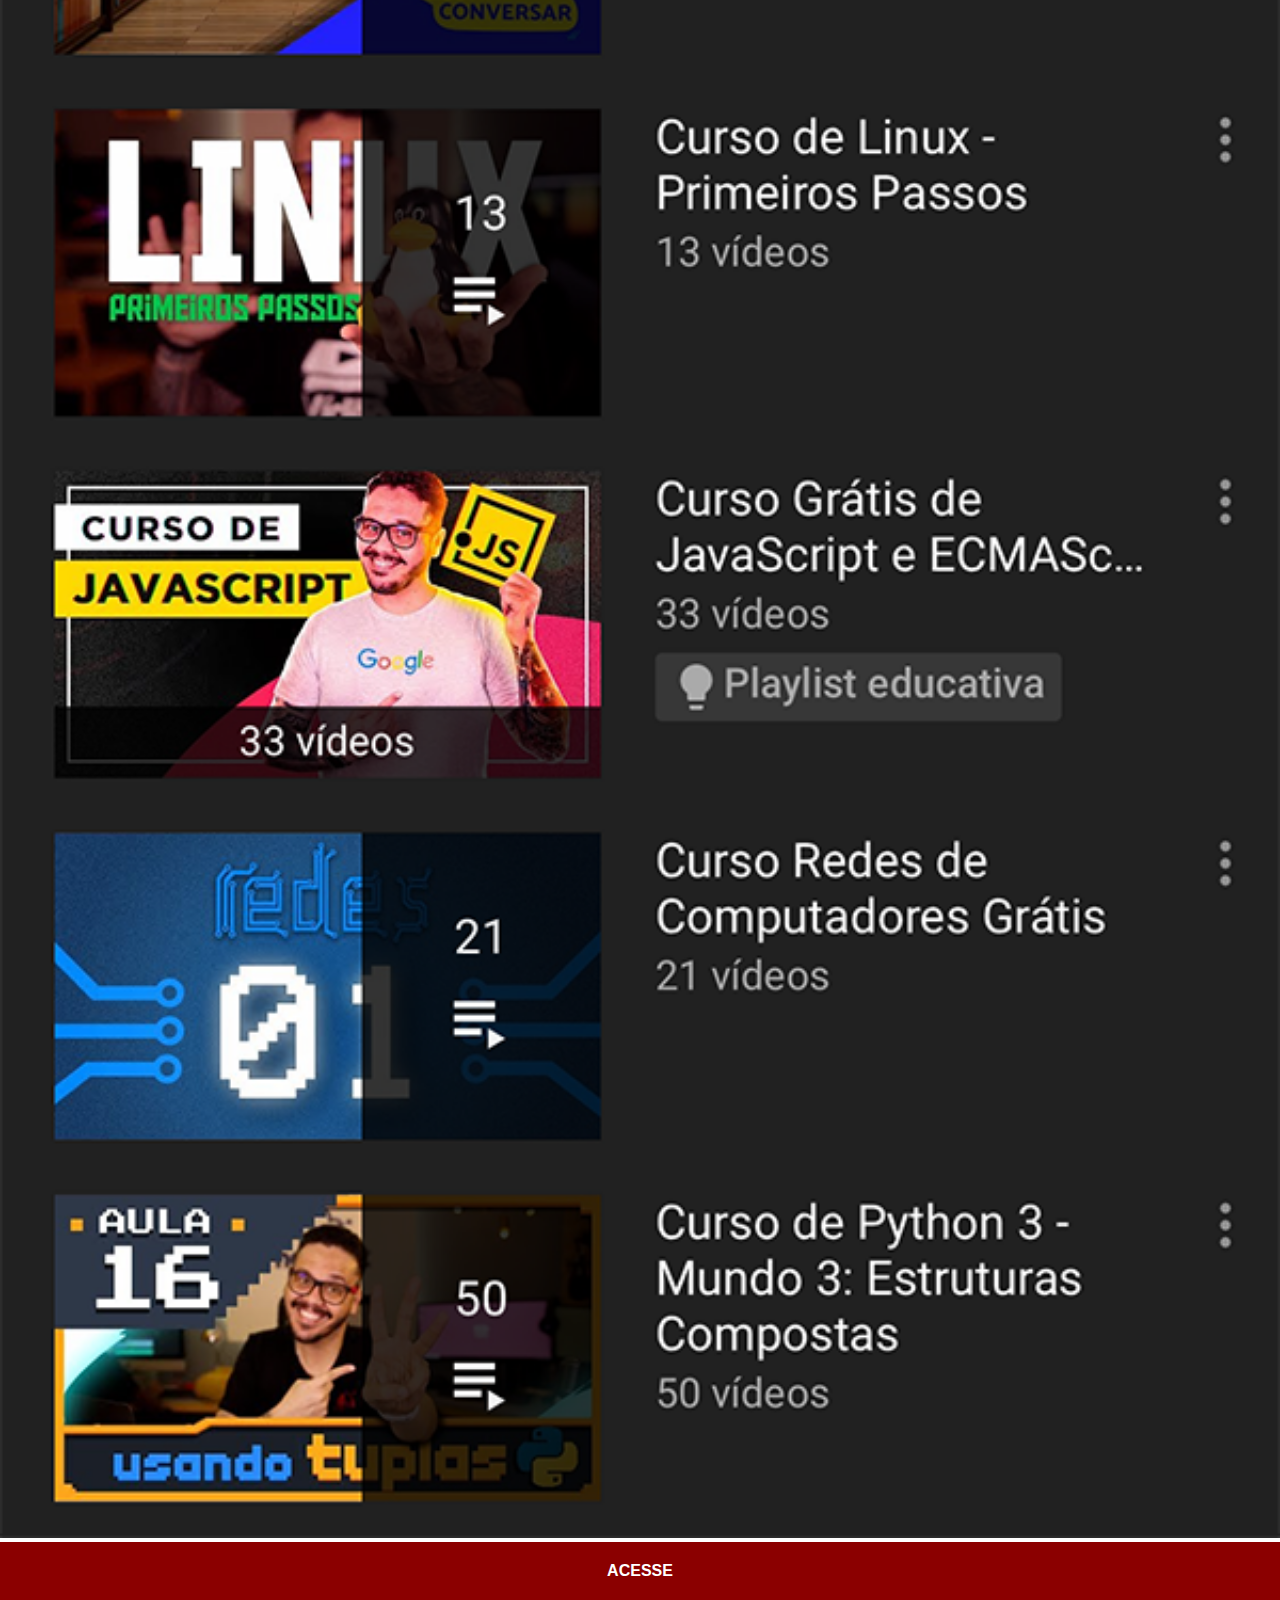
<file: youtube.html>
<!DOCTYPE html>
<html lang="pt-r">
<head>
    <meta charset="UTF-8">
    <meta name="viewport" content="width=device-width, initial-scale=1.0">
    <title>Youtube</title>
    <link rel="stylesheet" href="estilos/social.css">
</head>
<body>
    <img src="imagens/tela-youtube.png" alt="Youtube">
    <a href="https://www.youtube.com/results?search_query=curso+em+video%2Fplaylist" target="_blank">ACESSE</a>
</body>
</html>
</file>
<file: estilos/style.css>
@charset "UTF-8";

*{
    margin: 0px;
    padding: 0px;
    font-family: Arial, Helvetica, sans-serif;

}

html, body{
    height: 100vh;
    width: 100vw;
    background-color: black
}

main {

    height: 100vh;
    position: relative;
    
}

body{
    background: url('../imagens/fundo-madeira.jpg');
    background-size: cover;
    background-attachment: fixed;
    
}

    section#telefone {
    position: absolute;
    top: 50%;
    left: 50%;
    transform: translate(-50%, -50%);
    height: 627px;
    width: 311px;
    background: url("../imagens/frame-iphone.png") no-repeat;
}

iframe#tela {
    position: relative;
    top: 80px;
    left: 22px;
    width: 267px;
    height: 471px;
}

    section#rede-sociais {
    text-align: right;
}
    section#rede-sociais img {
    width: 50px;
    margin: 10px;
    border-radius: 50%;
    box-sizing: border-box;
    box-shadow: 2px 2px 5px rgba(0, 0, 0, 0.5);
}

    section#rede-sociais img:hover {
    transform: scale(1.2);
}

section#rede-sociais img:hover {
    border: 2px solid rgba(255, 255, 255, 0.66);
    transform: translate(-3px, -3px);
    box-shadow: 5px 5px 15px rgba(0, 0, 0, 0.7);
    transition: transform 0.3s, box-shadow 0.3s, border 0.3s;

}
</file>
<file: estilos/social.css>
@charset "UTF-8";

        *{
            margin: 0px;
            padding: 0px;
            font-family: Arial, Helvetica, sans-serif;          
        }

        ::-webkit-scrollbar{
            width: 0px;
            height: 0px;            
        }
        img {
            width: 100vw;
            margin: auto auto auto auto;
        }

        a{
            display: block;
            background-color: darkred;
            padding: 20px;
            text-align: center;
            font-weight: bolder;
            color: white;
            text-decoration: none;
        }

        a:hover {
            background-color: red;
        }
</file>
